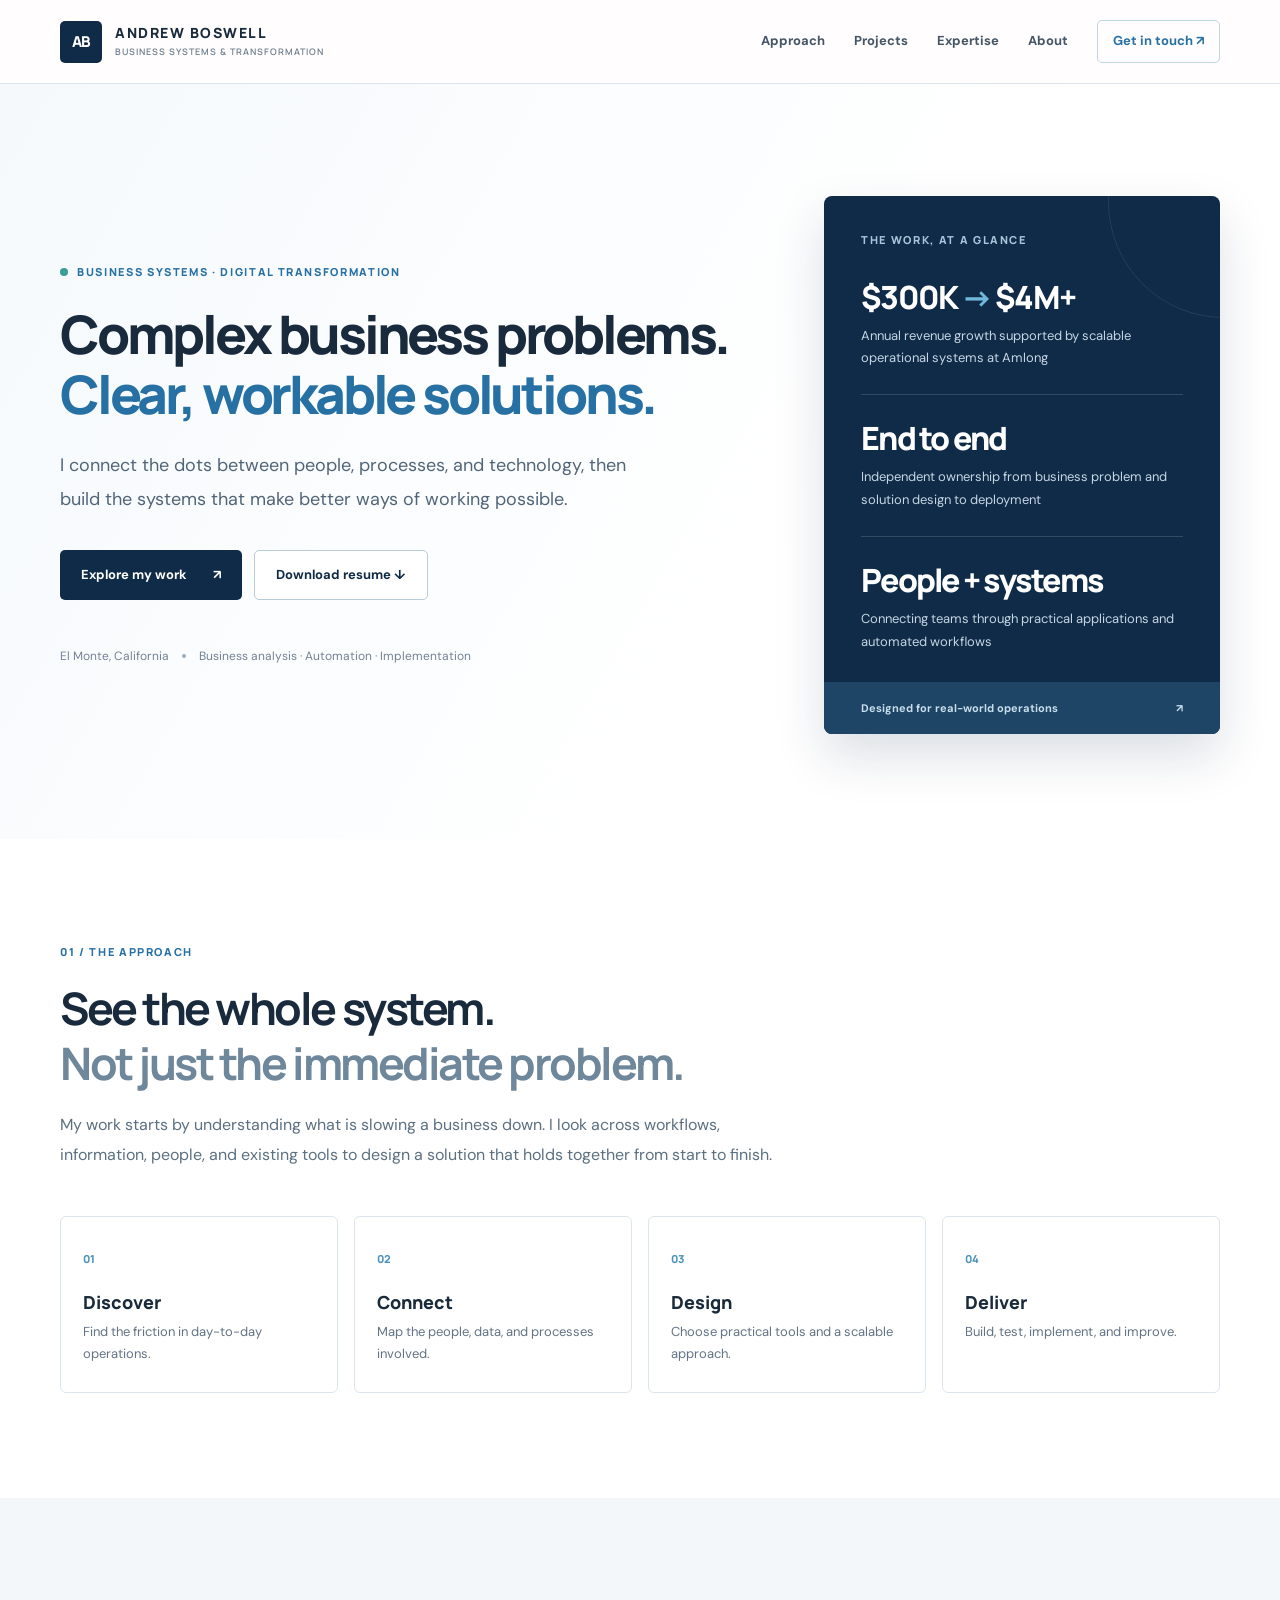
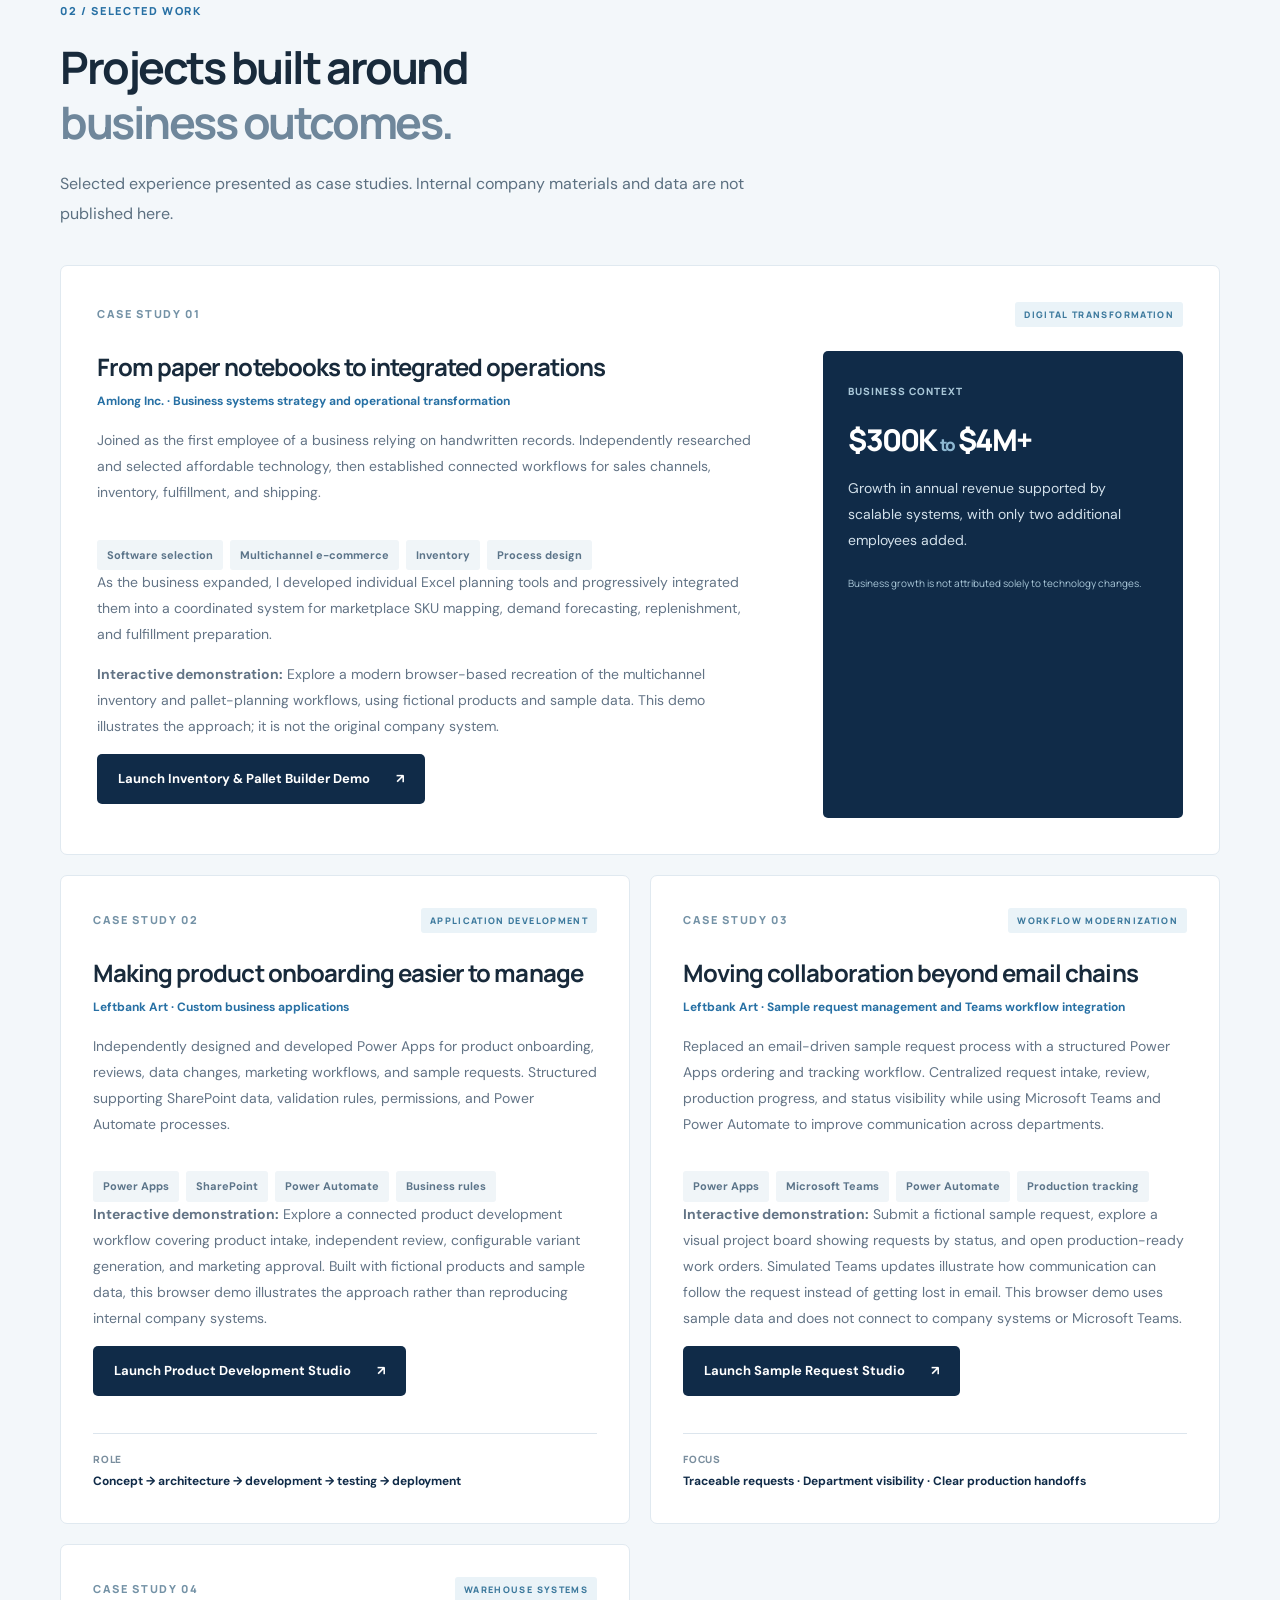
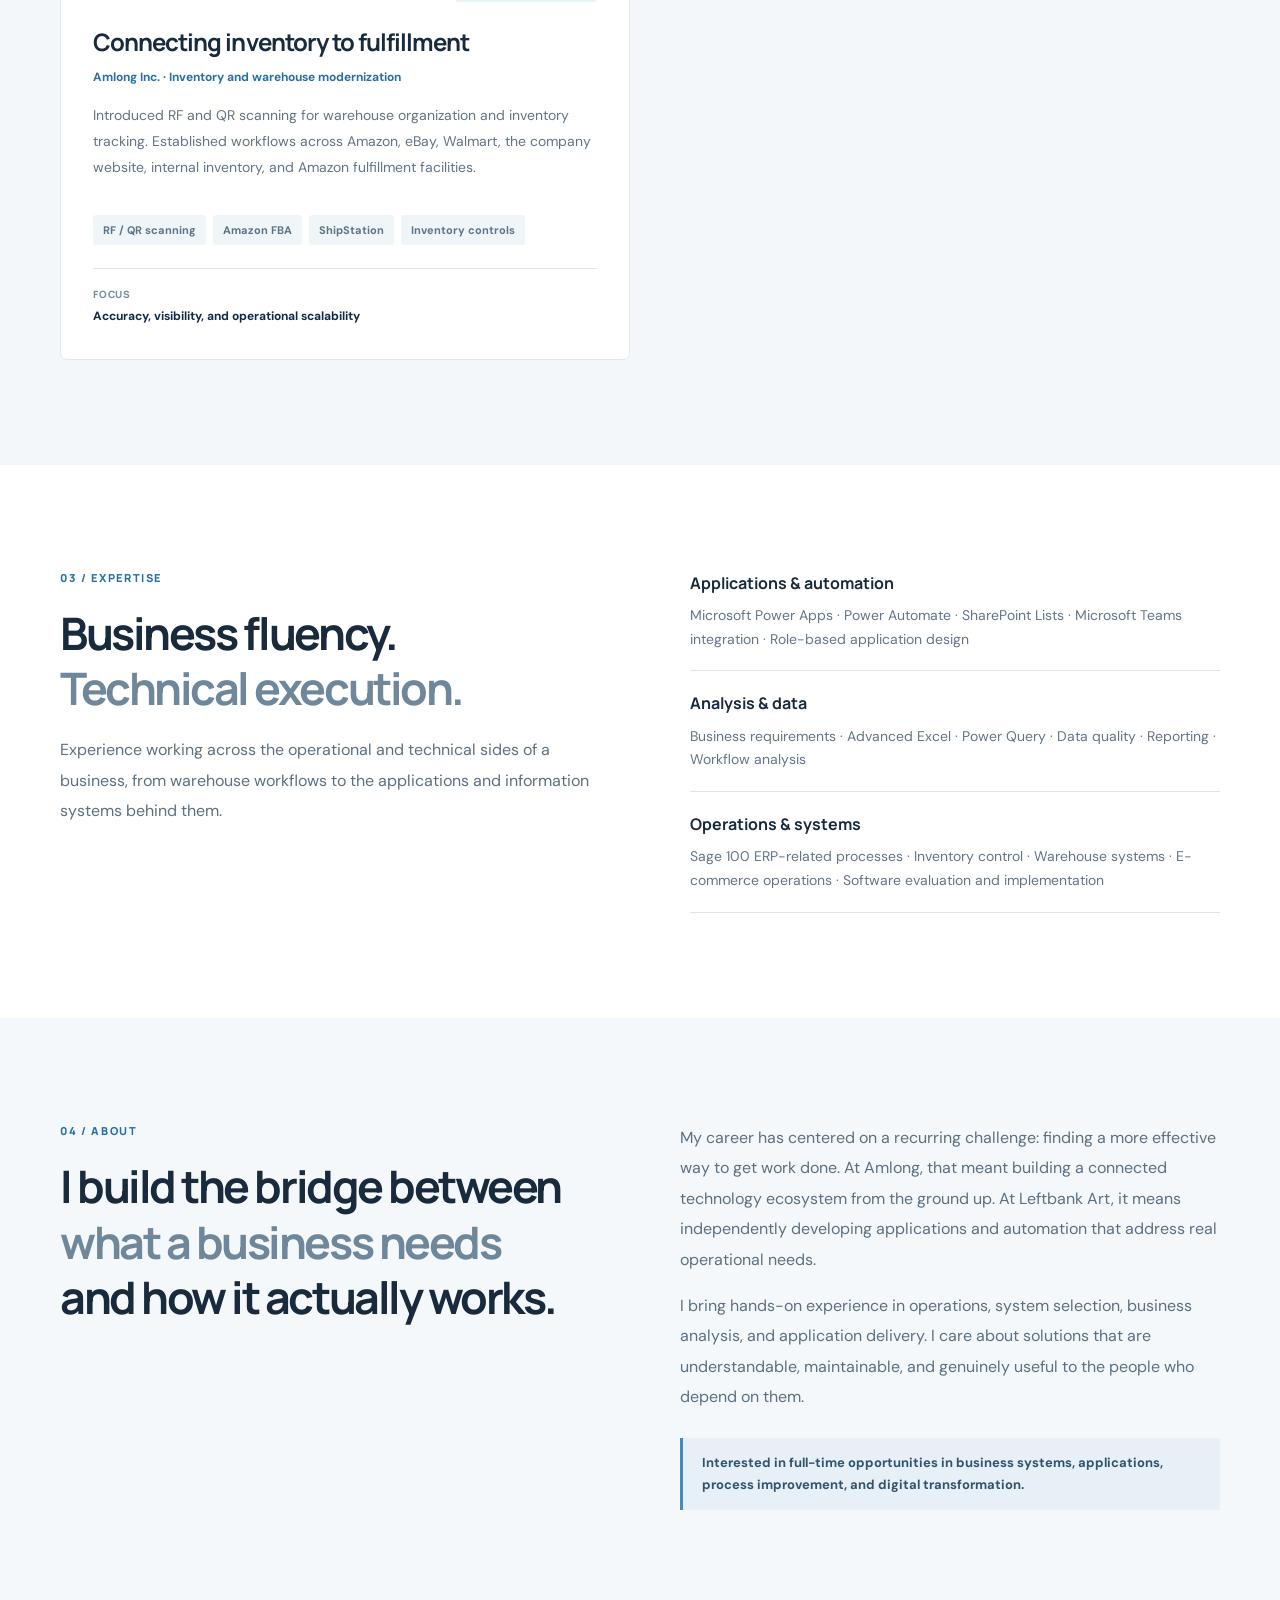
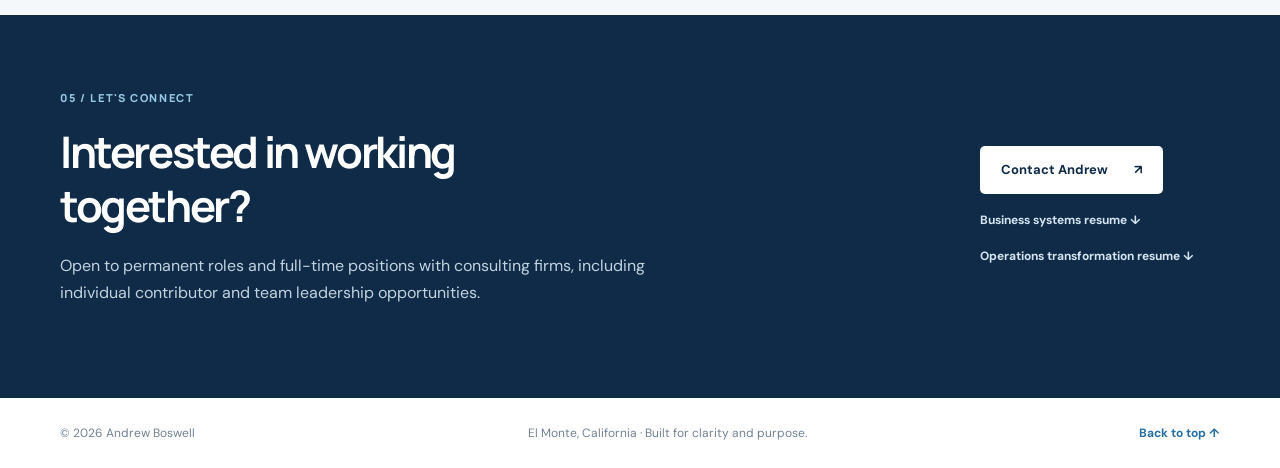
<file: index.html>
<!doctype html>
<html lang="en">
<head>
  <meta charset="utf-8"><meta name="viewport" content="width=device-width, initial-scale=1">
  <meta name="description" content="Andrew Boswell is a business systems and digital transformation professional specializing in practical automation, integrated operations, and Microsoft Power Platform solutions.">
  <meta name="theme-color" content="#102b48"><title>Andrew Boswell | Business Systems & Digital Transformation</title>
  <link rel="stylesheet" href="assets/styles.css">


<meta property="og:type" content="website">
<meta property="og:title" content="Andrew Boswell | Business Systems & Operations Transformation">
<meta property="og:description" content="Explore projects and case studies in business systems, product operations, workflow automation, and AI-assisted solutions.">
<meta property="og:url" content="https://andrewboswell.github.io/">
<meta property="og:image" content="https://andrewboswell.github.io/assets/0DD58471-484A-49C9-B5A6-238A3931A0EF.png">
<meta name="twitter:card" content="summary_large_image">
</head>
<body>
<a class="skip" href="#main">Skip to content</a>
<header class="site-header"><div class="shell header-inner"><a class="wordmark" href="#home" aria-label="Andrew Boswell home"><span class="mark">AB</span><span>ANDREW BOSWELL<small>BUSINESS SYSTEMS & TRANSFORMATION</small></span></a><button class="menu-toggle" type="button" aria-expanded="false" aria-controls="nav">Menu <span aria-hidden="true">☰</span></button><nav id="nav" aria-label="Main navigation"><a href="#approach">Approach</a><a href="#work">Projects</a><a href="#expertise">Expertise</a><a href="#about">About</a><a class="nav-contact" href="#contact">Get in touch <span aria-hidden="true">↗</span></a></nav></div></header>
<main id="main">
<section id="home" class="hero"><div class="shell hero-grid"><div><div class="eyebrow"><span class="status-dot"></span> BUSINESS SYSTEMS · DIGITAL TRANSFORMATION</div><h1>Complex business problems.<br><em>Clear, workable solutions.</em></h1><p class="hero-copy">I connect the dots between people, processes, and technology, then build the systems that make better ways of working possible.</p><div class="hero-actions"><a class="button primary" href="#work">Explore my work <span aria-hidden="true">↗</span></a><a class="button secondary" href="resumes/Andrew_Boswell_Systems_Automation_Resume.pdf" download>Download resume ↓</a></div><div class="hero-foot"><span>El Monte, California</span><span class="divider"></span><span>Business analysis · Automation · Implementation</span></div></div><aside class="hero-card" aria-label="Professional highlights"><div class="card-label">THE WORK, AT A GLANCE</div><div class="metric"><strong>$300K <span>→</span> $4M+</strong><p>Annual revenue growth supported by scalable operational systems at Amlong</p></div><div class="rule"></div><div class="metric"><strong>End to end</strong><p>Independent ownership from business problem and solution design to deployment</p></div><div class="rule"></div><div class="metric"><strong>People + systems</strong><p>Connecting teams through practical applications and automated workflows</p></div><div class="card-bottom">Designed for real-world operations <span aria-hidden="true">↗</span></div></aside></div></section>
<section id="approach" class="section approach"><div class="shell"><div class="section-heading"><span class="kicker">01 / THE APPROACH</span><h2>See the whole system.<br><span>Not just the immediate problem.</span></h2><p>My work starts by understanding what is slowing a business down. I look across workflows, information, people, and existing tools to design a solution that holds together from start to finish.</p></div><div class="steps" aria-label="Problem-solving process"><div><span>01</span><strong>Discover</strong><p>Find the friction in day-to-day operations.</p></div><div><span>02</span><strong>Connect</strong><p>Map the people, data, and processes involved.</p></div><div><span>03</span><strong>Design</strong><p>Choose practical tools and a scalable approach.</p></div><div><span>04</span><strong>Deliver</strong><p>Build, test, implement, and improve.</p></div></div></div></section>
<section id="work" class="section work"><div class="shell"><div class="section-heading compact"><span class="kicker">02 / SELECTED WORK</span><h2>Projects built around<br><span>business outcomes.</span></h2><p>Selected experience presented as case studies. Internal company materials and data are not published here.</p></div><div class="projects">
<article class="project featured"><div class="project-top"><span class="project-index">CASE STUDY 01</span><span class="project-tag">DIGITAL TRANSFORMATION</span></div><div class="project-body"><div><h3>From paper notebooks to integrated operations</h3><p class="project-lede">Amlong Inc. · Business systems strategy and operational transformation</p><p>Joined as the first employee of a business relying on handwritten records. Independently researched and selected affordable technology, then established connected workflows for sales channels, inventory, fulfillment, and shipping.</p><div class="tags"><span>Software selection</span><span>Multichannel e-commerce</span><span>Inventory</span><span>Process design</span></div><p>As the business expanded, I developed individual Excel planning tools and progressively integrated them into a coordinated system for marketplace SKU mapping, demand forecasting, replenishment, and fulfillment preparation.</p><p><strong>Interactive demonstration:</strong> Explore a modern browser-based recreation of the multichannel inventory and pallet-planning workflows, using fictional products and sample data. This demo illustrates the approach; it is not the original company system.</p><p><a class="button primary" href="inventory-demo/" target="_blank" rel="noopener noreferrer">Launch Inventory &amp; Pallet Builder Demo <span aria-hidden="true">↗</span></a></p></div><div class="outcome"><small>BUSINESS CONTEXT</small><strong>$300K <span>to</span> $4M+</strong><p>Growth in annual revenue supported by scalable systems, with only two additional employees added.</p><small class="fineprint">Business growth is not attributed solely to technology changes.</small></div></div></article>
<article class="project"><div class="project-top"><span class="project-index">CASE STUDY 02</span><span class="project-tag">APPLICATION DEVELOPMENT</span></div><h3>Making product onboarding easier to manage</h3><p class="project-lede">Leftbank Art · Custom business applications</p><p>Independently designed and developed Power Apps for product onboarding, reviews, data changes, marketing workflows, and sample requests. Structured supporting SharePoint data, validation rules, permissions, and Power Automate processes.</p><div class="tags"><span>Power Apps</span><span>SharePoint</span><span>Power Automate</span><span>Business rules</span></div><p><strong>Interactive demonstration:</strong> Explore a connected product development workflow covering product intake, independent review, configurable variant generation, and marketing approval. Built with fictional products and sample data, this browser demo illustrates the approach rather than reproducing internal company systems.</p><p><a class="button primary" href="product-suite-demo/" target="_blank" rel="noopener noreferrer">Launch Product Development Studio <span aria-hidden="true">↗</span></a></p><div class="project-result">ROLE <strong>Concept → architecture → development → testing → deployment</strong></div></article>
<article class="project"><div class="project-top"><span class="project-index">CASE STUDY 03</span><span class="project-tag">WORKFLOW MODERNIZATION</span></div><h3>Moving collaboration beyond email chains</h3><p class="project-lede">Leftbank Art · Sample request management and Teams workflow integration</p><p>Replaced an email-driven sample request process with a structured Power Apps ordering and tracking workflow. Centralized request intake, review, production progress, and status visibility while using Microsoft Teams and Power Automate to improve communication across departments.</p><div class="tags"><span>Power Apps</span><span>Microsoft Teams</span><span>Power Automate</span><span>Production tracking</span></div><p><strong>Interactive demonstration:</strong> Submit a fictional sample request, explore a visual project board showing requests by status, and open production-ready work orders. Simulated Teams updates illustrate how communication can follow the request instead of getting lost in email. This browser demo uses sample data and does not connect to company systems or Microsoft Teams.</p><p><a class="button primary" href="sample-request-demo/" target="_blank" rel="noopener noreferrer">Launch Sample Request Studio <span aria-hidden="true">↗</span></a></p><div class="project-result">FOCUS <strong>Traceable requests · Department visibility · Clear production handoffs</strong></div></article>
<article class="project"><div class="project-top"><span class="project-index">CASE STUDY 04</span><span class="project-tag">WAREHOUSE SYSTEMS</span></div><h3>Connecting inventory to fulfillment</h3><p class="project-lede">Amlong Inc. · Inventory and warehouse modernization</p><p>Introduced RF and QR scanning for warehouse organization and inventory tracking. Established workflows across Amazon, eBay, Walmart, the company website, internal inventory, and Amazon fulfillment facilities.</p><div class="tags"><span>RF / QR scanning</span><span>Amazon FBA</span><span>ShipStation</span><span>Inventory controls</span></div><div class="project-result">FOCUS <strong>Accuracy, visibility, and operational scalability</strong></div></article>
</div></div></section>
<section id="expertise" class="section expertise"><div class="shell expertise-grid"><div><span class="kicker">03 / EXPERTISE</span><h2>Business fluency.<br><span>Technical execution.</span></h2><p>Experience working across the operational and technical sides of a business, from warehouse workflows to the applications and information systems behind them.</p></div><div class="skill-groups"><div><h3>Applications & automation</h3><p>Microsoft Power Apps · Power Automate · SharePoint Lists · Microsoft Teams integration · Role-based application design</p></div><div><h3>Analysis & data</h3><p>Business requirements · Advanced Excel · Power Query · Data quality · Reporting · Workflow analysis</p></div><div><h3>Operations & systems</h3><p>Sage 100 ERP-related processes · Inventory control · Warehouse systems · E-commerce operations · Software evaluation and implementation</p></div></div></div></section>
<section id="about" class="section about"><div class="shell about-grid"><div><span class="kicker">04 / ABOUT</span><h2>I build the bridge between<br><span>what a business needs</span><br>and how it actually works.</h2></div><div><p>My career has centered on a recurring challenge: finding a more effective way to get work done. At Amlong, that meant building a connected technology ecosystem from the ground up. At Leftbank Art, it means independently developing applications and automation that address real operational needs.</p><p>I bring hands-on experience in operations, system selection, business analysis, and application delivery. I care about solutions that are understandable, maintainable, and genuinely useful to the people who depend on them.</p><div class="about-note">Interested in full-time opportunities in business systems, applications, process improvement, and digital transformation.</div></div></div></section>
<section id="contact" class="contact"><div class="shell contact-inner"><div><span class="kicker light">05 / LET'S CONNECT</span><h2>Interested in working<br>together?</h2><p>Open to permanent roles and full-time positions with consulting firms, including individual contributor and team leadership opportunities.</p></div><div class="contact-actions"><a class="button white" href="https://docs.google.com/forms/d/e/1FAIpQLSenA6qIRtO9xry71EmJA6jZyqe8kqA56TevQR6aJ2Om1M4k1w/viewform" target="_blank" rel="noopener noreferrer">Contact Andrew <span aria-hidden="true">↗</span></a><a class="text-link" href="resumes/Andrew_Boswell_Systems_Automation_Resume.pdf" download>Business systems resume ↓</a><a class="text-link" href="resumes/Andrew_Boswell_Operations_Transformation_Resume.pdf" download>Operations transformation resume ↓</a></div></div></section>
</main><footer><div class="shell footer-inner"><span>© <span id="year"></span> Andrew Boswell</span><span>El Monte, California · Built for clarity and purpose.</span><a href="#home">Back to top ↑</a></div></footer>
<script src="assets/main.js" defer></script>
</body></html>
</file>
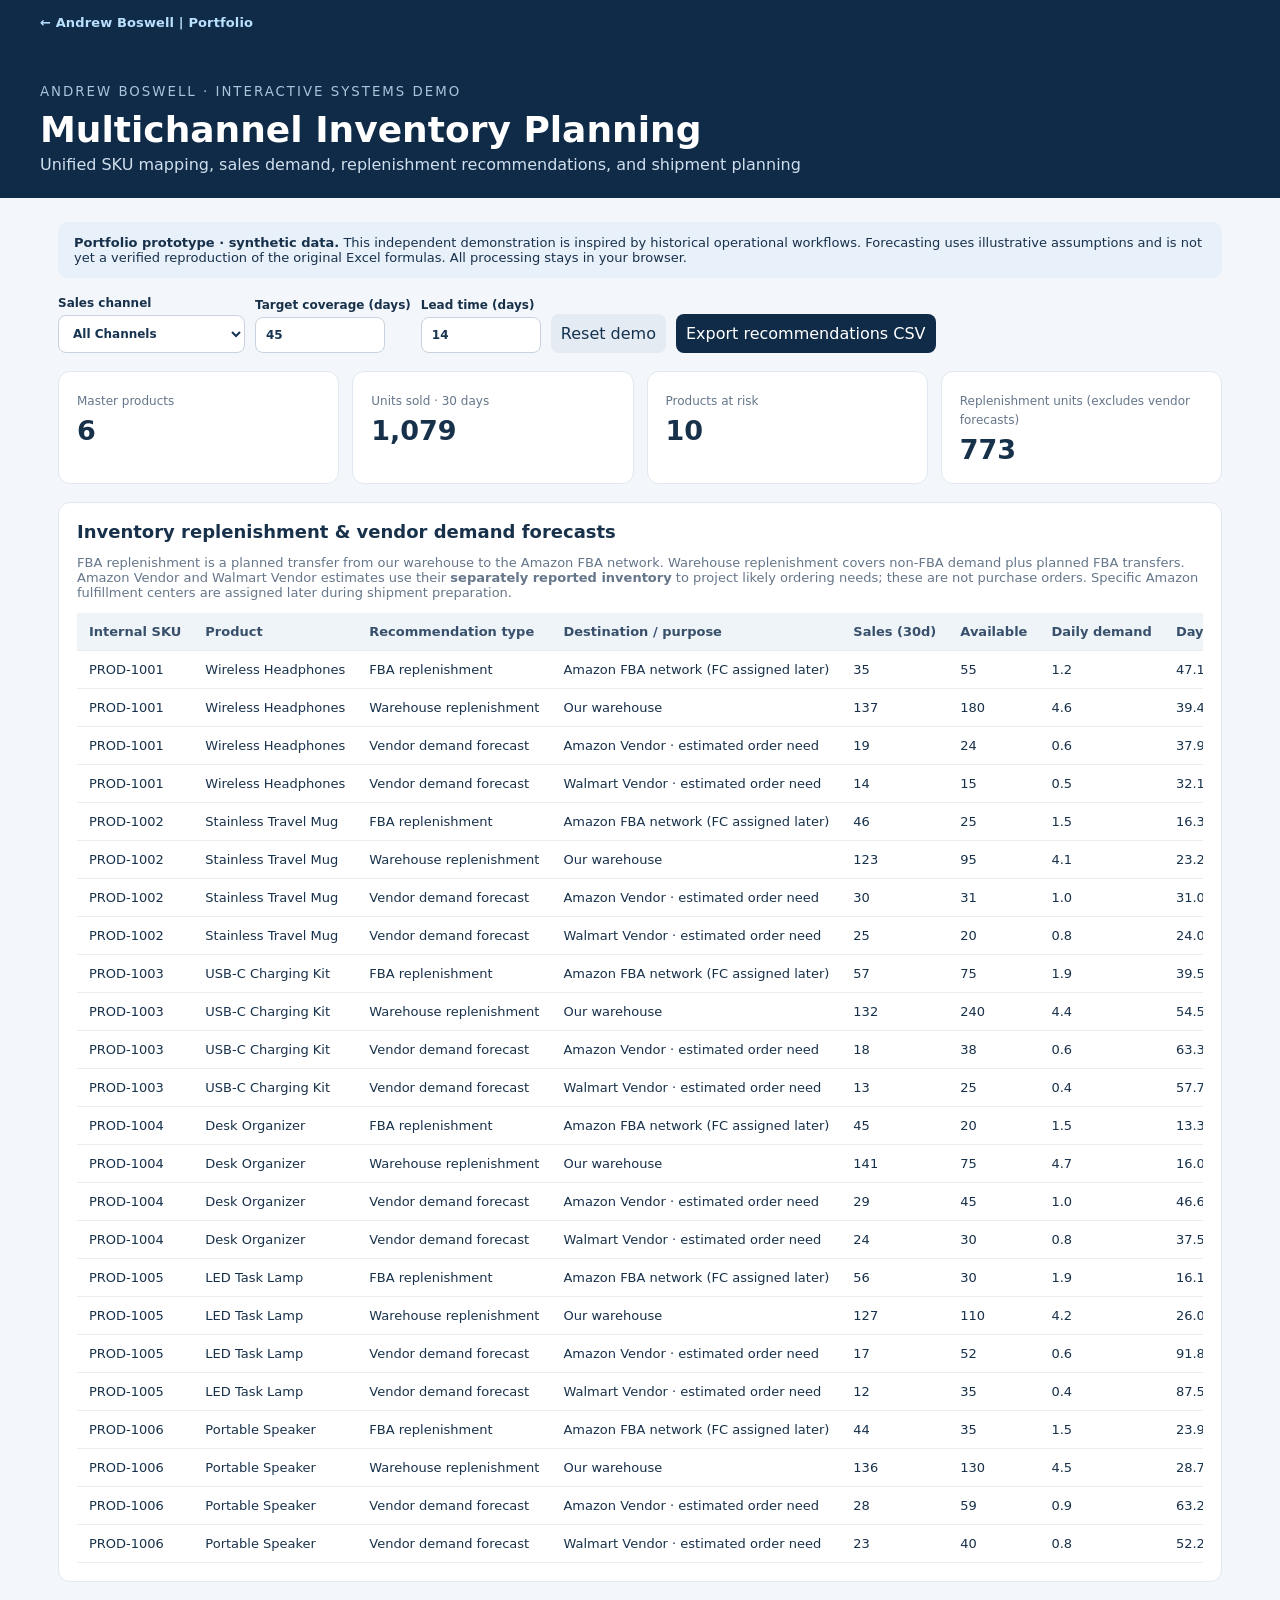
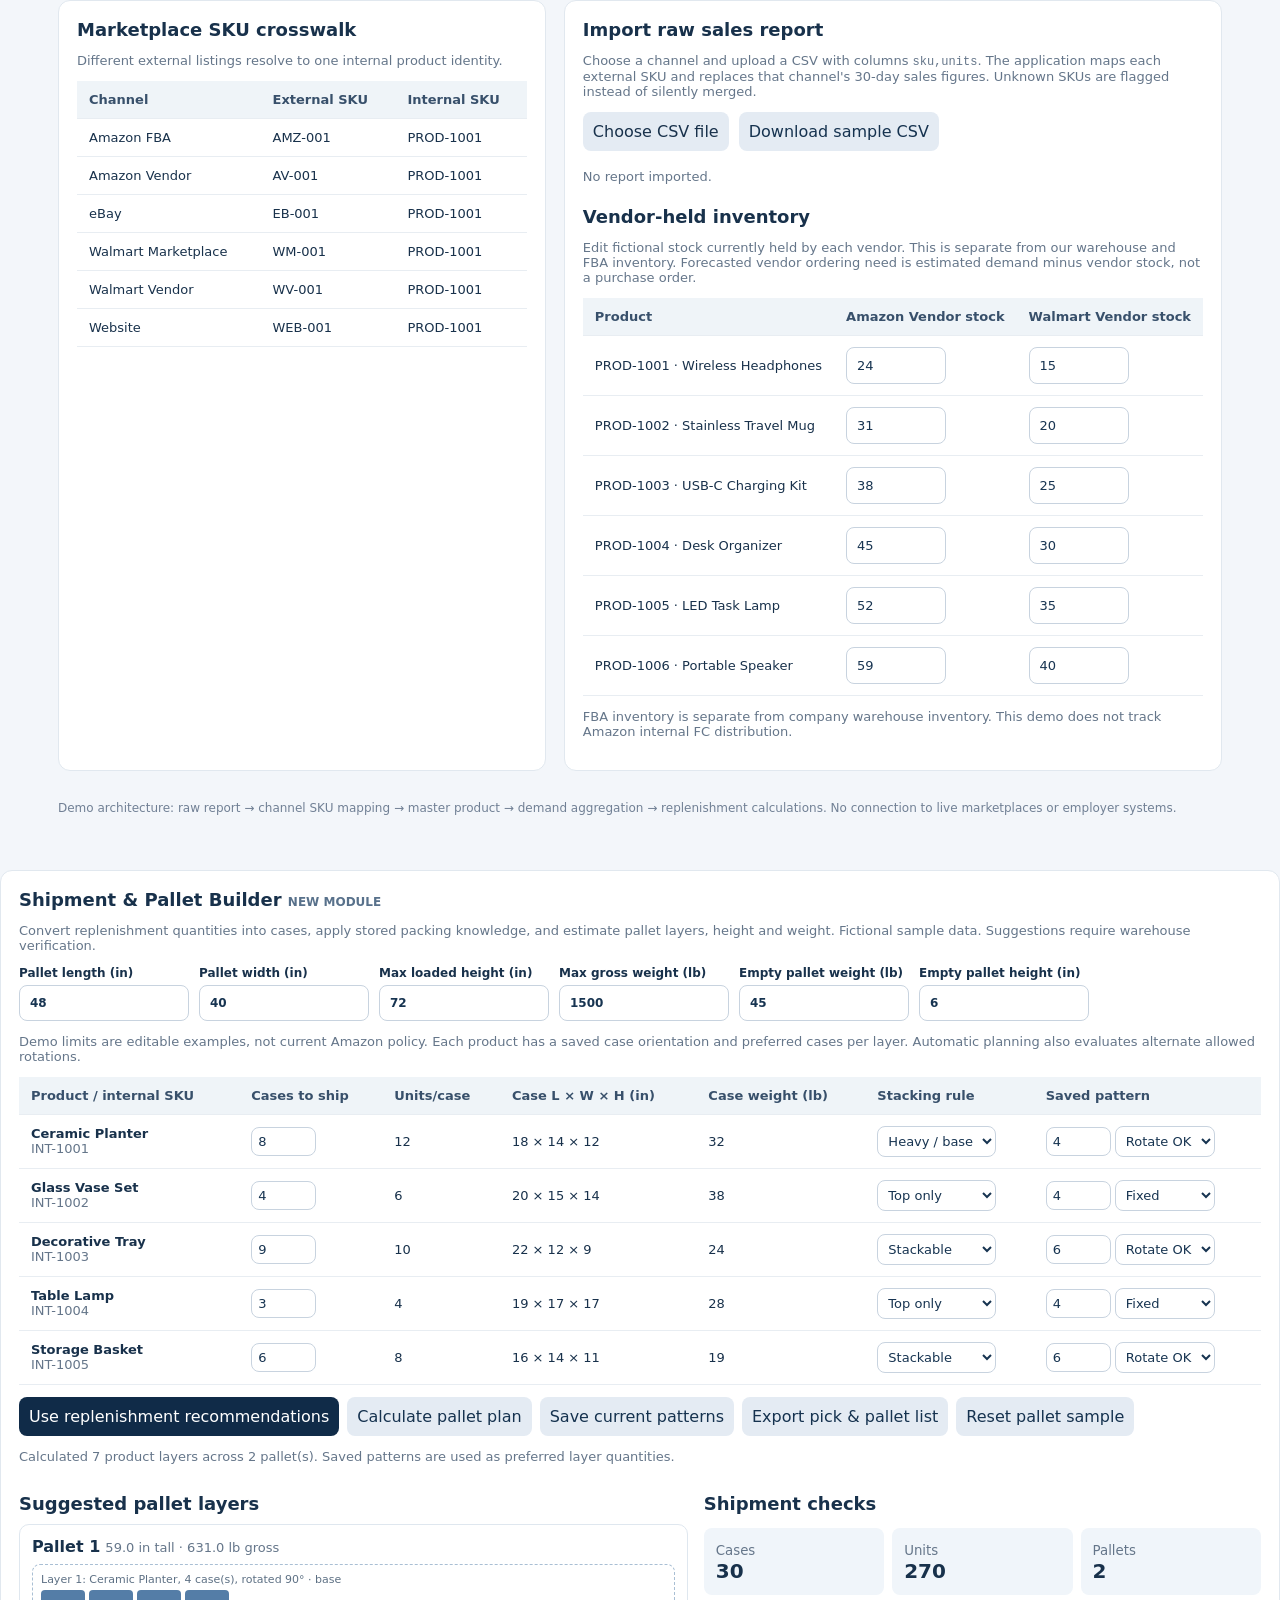
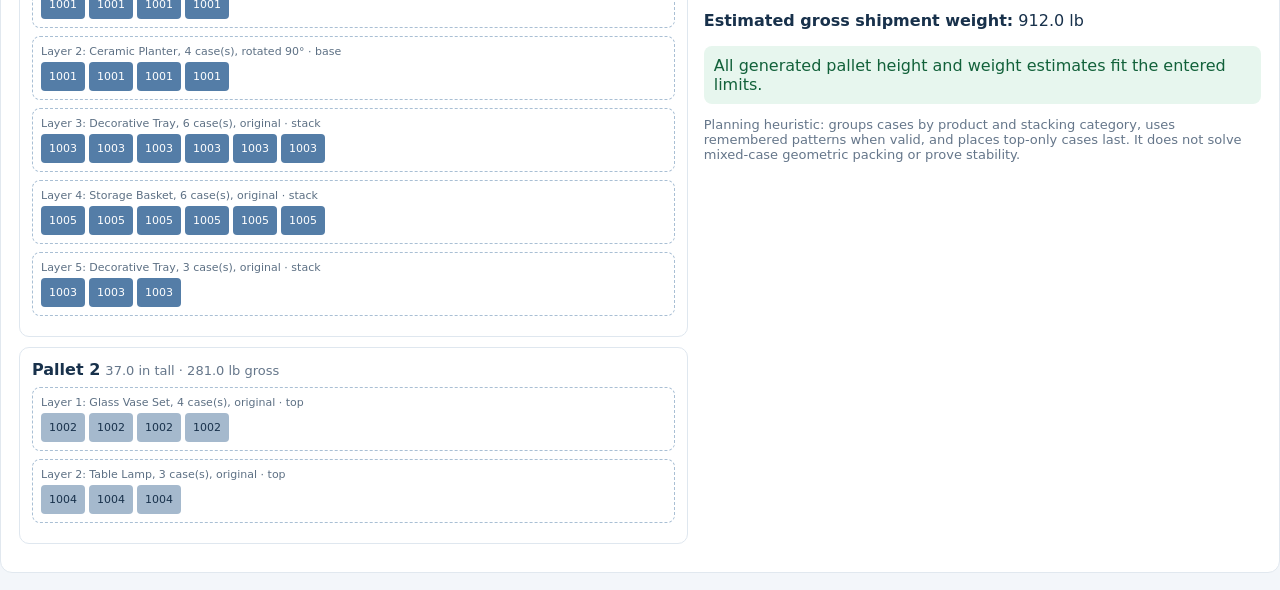
<file: inventory-demo/index.html>
<!doctype html><html lang="en"><head><meta charset="utf-8"><meta name="viewport" content="width=device-width,initial-scale=1"><title>Multichannel Inventory Planning | Portfolio Prototype</title><style>:root{font-family:Inter,system-ui,Arial,sans-serif;color:#18314b;background:#f3f6fa}*{box-sizing:border-box}body{margin:0}header{background:#102b48;color:white;padding:24px max(20px,calc((100vw - 1200px)/2))}header small{letter-spacing:.15em;color:#a9c5db}h1{margin:9px 0 5px;font-size:clamp(23px,3vw,36px)}header p{margin:0;color:#d0dfed}main{max-width:1200px;margin:auto;padding:24px 18px 55px}.notice{background:#e8f0fa;padding:13px 16px;border-radius:10px;font-size:13px;margin-bottom:18px}.toolbar{display:flex;flex-wrap:wrap;gap:10px;align-items:end;margin-bottom:18px}.field{display:flex;flex-direction:column;gap:5px;font-size:12px;font-weight:700}select,input,button{font:inherit;border:1px solid #c8d3df;border-radius:8px;padding:10px;background:white;color:#173451}button{background:#102b48;color:white;border:0;cursor:pointer}button.secondary{background:#e4ebf3;color:#15324f}button:hover{filter:brightness(1.12)}.cards{display:grid;grid-template-columns:repeat(4,1fr);gap:13px;margin-bottom:18px}.card,.panel{background:white;border:1px solid #e1e8ef;border-radius:12px;padding:18px}.card span{font-size:12px;color:#64768a}.card strong{display:block;font-size:27px;margin-top:6px}.panel{margin-bottom:18px}h2{font-size:18px;margin:0 0 8px}.muted{color:#65768a;font-size:13px}.scroll{overflow-x:auto}table{border-collapse:collapse;width:100%;font-size:13px;white-space:nowrap}th{text-align:left;background:#eff4f8;color:#38506b}th,td{padding:11px 12px;border-bottom:1px solid #e8edf2}tr:hover td{background:#fafcfe}.risk{color:#a13a28;font-weight:700}.ok{color:#19735a;font-weight:700}.warning{color:#99610b;font-weight:700}.grid{display:grid;grid-template-columns:1fr 1fr;gap:18px}.mapping{max-height:270px;overflow:auto}code{font-size:12px}label.file{display:inline-block;background:#e4ebf3;padding:10px;border-radius:8px;cursor:pointer}#file{display:none}.footer{font-size:12px;color:#718095;margin-top:12px}@media(max-width:760px){.cards{grid-template-columns:repeat(2,1fr)}.grid{grid-template-columns:1fr}}</style><style>
.pallet-grid{display:grid;grid-template-columns:1.2fr 1fr;gap:16px}.pallet-controls{display:flex;gap:10px;flex-wrap:wrap;align-items:end}.pallet-controls label{display:grid;gap:5px;font-size:12px;font-weight:700}.pallet-controls input,.pallet-controls select{max-width:170px}.pallet-results{display:grid;grid-template-columns:repeat(3,1fr);gap:8px;margin:14px 0}.pallet-results div{background:#f0f5fa;padding:12px;border-radius:8px}.pallet-results strong{display:block;font-size:20px}.pallet-results small{color:#65768a}.pallet-table input{width:65px;padding:6px}.pallet-table select{padding:6px;max-width:140px}.pallet-warning{background:#fff3dc;color:#744b10;padding:10px;border-radius:8px;margin-top:12px}.pallet-ok{background:#e7f6ee;color:#12613a;padding:10px;border-radius:8px;margin-top:12px}.pallet-layer{display:flex;flex-wrap:wrap;gap:4px;margin:8px 0;padding:8px;border:1px dashed #a9bfd4;border-radius:8px}.pallet-box{background:#547da7;color:white;border-radius:4px;padding:8px 5px;text-align:center;min-width:44px;font-size:11px}.pallet-box.top{background:#a5b9cd;color:#18314b}.pallet-actions{display:flex;flex-wrap:wrap;gap:8px;margin-top:12px}@media(max-width:800px){.pallet-grid{grid-template-columns:1fr}.pallet-results{grid-template-columns:repeat(3,1fr)}.pallet-controls input,.pallet-controls select{max-width:130px}}
</style><style>.portfolio-return-link{display:inline-block;margin:0 0 12px;color:#b9e1ff!important;font:600 13px/1.5 system-ui,Arial,sans-serif;text-decoration:none;letter-spacing:.01em}.portfolio-return-link:hover,.portfolio-return-link:focus{text-decoration:underline}.portfolio-return-bar{background:#102b48;padding:12px max(20px,calc((100vw - 1200px)/2))}</style></head><body><div class="portfolio-return-bar"><a class="portfolio-return-link" href="https://andrewboswell.github.io/">← Andrew Boswell | Portfolio</a></div><header><small>ANDREW BOSWELL · INTERACTIVE SYSTEMS DEMO</small><h1>Multichannel Inventory Planning</h1><p>Unified SKU mapping, sales demand, replenishment recommendations, and shipment planning</p></header><main><div class="notice"><b>Portfolio prototype · synthetic data.</b> This independent demonstration is inspired by historical operational workflows. Forecasting uses illustrative assumptions and is not yet a verified reproduction of the original Excel formulas. All processing stays in your browser.</div><div class="toolbar"><div class="field">Sales channel<select id="channel"><option>All Channels</option><option>Amazon FBA</option><option>Amazon Vendor</option><option>eBay</option><option>Walmart Marketplace</option><option>Walmart Vendor</option><option>Website</option></select></div><div class="field">Target coverage (days)<input id="coverage" type="number" min="1" max="365" value="45" style="width:130px"></div><div class="field">Lead time (days)<input id="lead" type="number" min="0" max="365" value="14" style="width:120px"></div><button id="reset" class="secondary">Reset demo</button><button id="export">Export recommendations CSV</button></div><div class="cards"><div class="card"><span>Master products</span><strong id="products">0</strong></div><div class="card"><span>Units sold · 30 days</span><strong id="sales">0</strong></div><div class="card"><span>Products at risk</span><strong id="risk">0</strong></div><div class="card"><span>Replenishment units (excludes vendor forecasts)</span><strong id="replenish">0</strong></div></div><section class="panel"><h2>Inventory replenishment & vendor demand forecasts</h2><p class="muted">FBA replenishment is a planned transfer from our warehouse to the Amazon FBA network. Warehouse replenishment covers non-FBA demand plus planned FBA transfers. Amazon Vendor and Walmart Vendor estimates use their <b>separately reported inventory</b> to project likely ordering needs; these are not purchase orders. Specific Amazon fulfillment centers are assigned later during shipment preparation.</p><div class="scroll"><table><thead><tr><th>Internal SKU</th><th>Product</th><th>Recommendation type</th><th>Destination / purpose</th><th>Sales (30d)</th><th>Available</th><th>Daily demand</th><th>Days cover</th><th>Replenishment / estimated order need</th><th>Ship by</th><th>Status</th></tr></thead><tbody id="rows"></tbody></table></div></section><div class="grid"><section class="panel"><h2>Marketplace SKU crosswalk</h2><p class="muted">Different external listings resolve to one internal product identity.</p><div class="scroll mapping"><table><thead><tr><th>Channel</th><th>External SKU</th><th>Internal SKU</th></tr></thead><tbody id="mapping"></tbody></table></div></section><section class="panel"><h2>Import raw sales report</h2><p class="muted">Choose a channel and upload a CSV with columns <code>sku,units</code>. The application maps each external SKU and replaces that channel's 30-day sales figures. Unknown SKUs are flagged instead of silently merged.</p><div class="toolbar"><label class="file" for="file">Choose CSV file</label><input type="file" id="file" accept=".csv,text/csv"><button class="secondary" id="sample">Download sample CSV</button></div><p id="message" class="muted">No report imported.</p><h2 style="margin-top:22px">Vendor-held inventory</h2><p class="muted">Edit fictional stock currently held by each vendor. This is separate from our warehouse and FBA inventory. Forecasted vendor ordering need is estimated demand minus vendor stock, not a purchase order.</p><div class="scroll"><table><thead><tr><th>Product</th><th>Amazon Vendor stock</th><th>Walmart Vendor stock</th></tr></thead><tbody id="vendor-stock"></tbody></table></div><p class="muted">FBA inventory is separate from company warehouse inventory. This demo does not track Amazon internal FC distribution.</p></section></div><div class="footer">Demo architecture: raw report → channel SKU mapping → master product → demand aggregation → replenishment calculations. No connection to live marketplaces or employer systems.</div></main><section class="panel" id="pallet-module"><h2>Shipment & Pallet Builder <span style="font-size:12px;color:#58718b">NEW MODULE</span></h2><p class="muted">Convert replenishment quantities into cases, apply stored packing knowledge, and estimate pallet layers, height and weight. Fictional sample data. Suggestions require warehouse verification.</p><div class="pallet-controls"><label>Pallet length (in)<input id="pl" type="number" value="48" min="1"></label><label>Pallet width (in)<input id="pw" type="number" value="40" min="1"></label><label>Max loaded height (in)<input id="ph" type="number" value="72" min="1"></label><label>Max gross weight (lb)<input id="pmax" type="number" value="1500" min="1"></label><label>Empty pallet weight (lb)<input id="ptare" type="number" value="45" min="0"></label><label>Empty pallet height (in)<input id="pbase" type="number" value="6" min="0"></label></div><p class="muted">Demo limits are editable examples, not current Amazon policy. Each product has a saved case orientation and preferred cases per layer. Automatic planning also evaluates alternate allowed rotations.</p><div class="scroll"><table class="pallet-table"><thead><tr><th>Product / internal SKU</th><th>Cases to ship</th><th>Units/case</th><th>Case L × W × H (in)</th><th>Case weight (lb)</th><th>Stacking rule</th><th>Saved pattern</th></tr></thead><tbody id="pallet-items"></tbody></table></div><div class="pallet-actions"><button id="pallet-from-replenish">Use replenishment recommendations</button><button class="secondary" id="pallet-plan">Calculate pallet plan</button><button class="secondary" id="pallet-save">Save current patterns</button><button class="secondary" id="pallet-export">Export pick & pallet list</button><button class="secondary" id="pallet-reset">Reset pallet sample</button></div><p id="pallet-message" class="muted" aria-live="polite"></p><div class="pallet-grid"><div><h2 style="margin-top:16px">Suggested pallet layers</h2><div id="pallet-layers"></div></div><div><h2 style="margin-top:16px">Shipment checks</h2><div id="pallet-summary"></div><div id="pallet-check"></div><p class="muted">Planning heuristic: groups cases by product and stacking category, uses remembered patterns when valid, and places top-only cases last. It does not solve mixed-case geometric packing or prove stability.</p></div></div></section><script>
const channels=['Amazon FBA','Amazon Vendor','eBay','Walmart Marketplace','Walmart Vendor','Website'];const master=[['PROD-1001','Wireless Headphones',180,55],['PROD-1002','Stainless Travel Mug',95,25],['PROD-1003','USB-C Charging Kit',240,75],['PROD-1004','Desk Organizer',75,20],['PROD-1005','LED Task Lamp',110,30],['PROD-1006','Portable Speaker',130,35]];const prefixes=['AMZ','AV','EB','WM','WV','WEB'];let mapping=[],sales={},vendorStock={};function init(){mapping=[];sales={};vendorStock={};master.forEach((p,i)=>{vendorStock['Amazon Vendor|'+p[0]]=24+i*7;vendorStock['Walmart Vendor|'+p[0]]=15+i*5;});master.forEach((p,i)=>channels.forEach((c,j)=>{let sku=prefixes[j]+'-'+String(i+1).padStart(3,'0');mapping.push({channel:c,sku,internal:p[0]});sales[c+'|'+sku]=[35,12,19,24,9,14][j]+((i*11+j*7)%23)}));render()};function num(id){return Math.max(0,Number(document.getElementById(id).value)||0)}function calc(){
 const chosen=document.getElementById('channel').value,coverage=num('coverage'),lead=num('lead');
 const output=[];
 const channelSales=(sku,c)=>mapping.filter(m=>m.internal===sku&&m.channel===c).reduce((sum,m)=>sum+(sales[m.channel+'|'+m.sku]||0),0);
 const build=(p,type,destination,sold,avail,qtyOverride=null)=>{
  const daily=sold/30,days=daily?avail/daily:Infinity;
  const qty=qtyOverride===null?Math.max(0,Math.ceil(daily*coverage-avail)):qtyOverride;
  const date=new Date();date.setDate(date.getDate()+Math.max(0,Math.floor(days-lead)));
  const status=type==='Vendor demand forecast'?'Estimated vendor order · not a PO':days<lead?'Urgent':qty>0?'Replenish':'Healthy';
  return {sku:p[0],name:p[1],type,destination,sold,avail,daily,days,qty,date:daily&&type!=='Vendor demand forecast'?date.toISOString().slice(0,10):'—',status};
 };
 master.forEach(p=>{
  const fbaSold=channelSales(p[0],'Amazon FBA');
  const fba=build(p,'FBA replenishment','Amazon FBA network (FC assigned later)',fbaSold,p[3]);
  const nonFbaSold=channels.filter(c=>c!=='Amazon FBA').reduce((sum,c)=>sum+channelSales(p[0],c),0);
  // Warehouse planning includes non-FBA forecast plus the FBA transfer, counted once.
  const warehouse=build(p,'Warehouse replenishment','Our warehouse',nonFbaSold,p[2],Math.max(0,Math.ceil(nonFbaSold/30*coverage+fba.qty-p[2])));
  if(chosen==='All Channels'||chosen==='Amazon FBA')output.push(fba);
  if(chosen==='All Channels'||(chosen!=='Amazon FBA'&&chosen!=='Amazon Vendor'&&chosen!=='Walmart Vendor'))output.push(warehouse);
  for(const c of ['Amazon Vendor','Walmart Vendor'])if(chosen==='All Channels'||chosen===c){
    const v=channelSales(p[0],c),stock=vendorStock[c+'|'+p[0]]||0;
    output.push(build(p,'Vendor demand forecast',c+' · estimated order need',v,stock,Math.max(0,Math.ceil(v/30*coverage-stock))));
  }
 });
 return output;
}
function render(){
 let r=calc();document.getElementById('products').textContent=master.length;
 const selected=document.getElementById('channel').value;
 const applicable=channels.filter(c=>selected==='All Channels'||selected===c);
 document.getElementById('sales').textContent=mapping.filter(m=>applicable.includes(m.channel)).reduce((a,m)=>a+(sales[m.channel+'|'+m.sku]||0),0).toLocaleString();
 document.getElementById('risk').textContent=r.filter(x=>x.type!=='Vendor demand forecast'&&x.status!=='Healthy').length;
 document.getElementById('replenish').textContent=r.filter(x=>x.type!=='Vendor demand forecast').reduce((a,x)=>a+x.qty,0).toLocaleString();
 document.getElementById('rows').innerHTML=r.map(x=>`<tr><td>${x.sku}</td><td>${x.name}</td><td>${x.type}</td><td>${x.destination}</td><td>${x.sold}</td><td>${x.avail}</td><td>${x.daily.toFixed(1)}</td><td>${Number.isFinite(x.days)?x.days.toFixed(1):'—'}</td><td><b>${x.qty}</b></td><td>${x.date}</td><td class="${x.status==='Urgent'?'risk':x.status==='Healthy'?'ok':'warning'}">${x.status}</td></tr>`).join('');
 document.getElementById('vendor-stock').innerHTML=master.map(p=>`<tr><td>${p[0]} · ${p[1]}</td>${['Amazon Vendor','Walmart Vendor'].map(c=>`<td><input type="number" min="0" step="1" style="width:100px" data-vendor="${c}" data-sku="${p[0]}" value="${vendorStock[c+'|'+p[0]]}" aria-label="${c} stock for ${p[0]}"></td>`).join('')}</tr>`).join('');
 let ch=document.getElementById('channel').value;
 document.getElementById('mapping').innerHTML=mapping.filter(m=>ch==='All Channels'||m.channel===ch).map(m=>`<tr><td>${m.channel}</td><td>${m.sku}</td><td>${m.internal}</td></tr>`).join('');
};document.getElementById('vendor-stock').addEventListener('change',e=>{const t=e.target;if(!t.matches('[data-vendor]'))return;const v=Number(t.value);if(!Number.isInteger(v)||v<0){t.value=vendorStock[t.dataset.vendor+'|'+t.dataset.sku];return;}vendorStock[t.dataset.vendor+'|'+t.dataset.sku]=v;render();});['channel','coverage','lead'].forEach(id=>document.getElementById(id).addEventListener('change',render));document.getElementById('reset').onclick=()=>{document.getElementById('channel').value='All Channels';document.getElementById('coverage').value=45;document.getElementById('lead').value=14;document.getElementById('message').textContent='Demo reset.';init()};function download(name,data){let a=document.createElement('a');a.href=URL.createObjectURL(new Blob([data],{type:'text/csv'}));a.download=name;a.click();setTimeout(()=>URL.revokeObjectURL(a.href),1000)}document.getElementById('export').onclick=()=>download('replenishment_and_vendor_forecasts.csv','internal_sku,product,recommendation_type,destination_or_purpose,sales_30d,available_at_destination,daily_demand,days_cover,units,ship_by,status\n'+calc().map(x=>[x.sku,x.name,x.type,x.destination,x.sold,x.avail,x.daily.toFixed(2),Number.isFinite(x.days)?x.days.toFixed(1):'',x.qty,x.date,x.status].map(v=>'"'+String(v).replaceAll('"','""')+'"').join(',')).join('\n'));document.getElementById('sample').onclick=()=>{let c=document.getElementById('channel').value;if(c==='All Channels')c='Amazon FBA';download('sample_'+c.toLowerCase().replaceAll(' ','_')+'.csv','sku,units\n'+mapping.filter(m=>m.channel===c).map((m,i)=>m.sku+','+(25+i*10)).join('\n'))};document.getElementById('file').onchange=async e=>{let f=e.target.files[0];if(!f)return;let c=document.getElementById('channel').value,msg=document.getElementById('message');if(c==='All Channels'){msg.textContent='Select a specific sales channel before importing.';return}let lines=(await f.text()).replace(/^\uFEFF/,'').trim().split(/\r?\n/),head=lines.shift().split(',').map(s=>s.trim().toLowerCase()),si=head.indexOf('sku'),ui=head.indexOf('units');if(si<0||ui<0){msg.textContent='Expected CSV headers: sku,units';return}let next={},unknown=[],bad=0;for(let line of lines){let a=line.split(',').map(s=>s.trim()),sku=a[si],n=Number(a[ui]);if(!Number.isFinite(n)||n<0){bad++;continue}if(!mapping.some(m=>m.channel===c&&m.sku===sku)){unknown.push(sku);continue}next[c+'|'+sku]=(next[c+'|'+sku]||0)+n}mapping.filter(m=>m.channel===c).forEach(m=>sales[c+'|'+m.sku]=next[c+'|'+m.sku]||0);msg.textContent='Imported '+Object.keys(next).length+' mapped SKUs. '+unknown.length+' unmapped: '+(unknown.slice(0,6).join(', ')||'none')+'. Invalid rows: '+bad+'.';render()};init();

// Synthetic, portfolio-safe pallet planning data. Do not use for physical shipping decisions.
const palletSeed=[
 {sku:'INT-1001',name:'Ceramic Planter',units:12,l:18,w:14,h:12,weight:32,rule:'base',rotation:'either',saved:4,cases:8},
 {sku:'INT-1002',name:'Glass Vase Set',units:6,l:20,w:15,h:14,weight:38,rule:'top',rotation:'flat',saved:4,cases:4},
 {sku:'INT-1003',name:'Decorative Tray',units:10,l:22,w:12,h:9,weight:24,rule:'stack',rotation:'either',saved:6,cases:9},
 {sku:'INT-1004',name:'Table Lamp',units:4,l:19,w:17,h:17,weight:28,rule:'top',rotation:'flat',saved:4,cases:3},
 {sku:'INT-1005',name:'Storage Basket',units:8,l:16,w:14,h:11,weight:19,rule:'stack',rotation:'either',saved:6,cases:6}
];
let palletData=JSON.parse(JSON.stringify(palletSeed));
try{const saved=JSON.parse(localStorage.getItem('portfolioPalletPatterns')||'{}');palletData.forEach(p=>{if(saved[p.sku]){p.saved=saved[p.sku].saved;p.rotation=saved[p.sku].rotation;p.rule=saved[p.sku].rule}})}catch(e){}
const pe=id=>document.getElementById(id), pnum=id=>Number(pe(id).value);
function palletRenderItems(){pe('pallet-items').innerHTML=palletData.map((p,i)=>`<tr><td><b>${p.name}</b><br><span class="muted">${p.sku}</span></td><td><input type="number" min="0" max="999" data-i="${i}" data-key="cases" value="${p.cases}"></td><td>${p.units}</td><td>${p.l} × ${p.w} × ${p.h}</td><td>${p.weight}</td><td><select data-i="${i}" data-key="rule"><option value="base" ${p.rule==='base'?'selected':''}>Heavy / base</option><option value="stack" ${p.rule==='stack'?'selected':''}>Stackable</option><option value="top" ${p.rule==='top'?'selected':''}>Top only</option></select></td><td><input type="number" min="1" max="99" data-i="${i}" data-key="saved" value="${p.saved}" title="Remembered cases per layer"> <select data-i="${i}" data-key="rotation"><option value="either" ${p.rotation==='either'?'selected':''}>Rotate OK</option><option value="flat" ${p.rotation==='flat'?'selected':''}>Fixed</option></select></td></tr>`).join('');pe('pallet-items').querySelectorAll('input,select').forEach(el=>el.addEventListener('change',()=>{const p=palletData[Number(el.dataset.i)];p[el.dataset.key]=el.type==='number'?Math.max(0,Number(el.value)||0):el.value;palletCalculate()}))}
function palletCalculate(){const L=pnum('pl'),W=pnum('pw'),H=pnum('ph'),MAX=pnum('pmax'),tare=pnum('ptare'),base=pnum('pbase');const warnings=[];if([L,W,H,MAX].some(x=>!Number.isFinite(x)||x<=0)||tare<0||base<0){pe('pallet-check').textContent='Enter valid positive pallet limits.';return}let batches=[];for(const p of palletData.filter(p=>p.cases>0)){
 const fits=[{n:Math.floor(L/p.l)*Math.floor(W/p.w),orientation:'original'}];if(p.rotation==='either')fits.push({n:Math.floor(L/p.w)*Math.floor(W/p.l),orientation:'rotated 90°'});
 fits.sort((a,b)=>b.n-a.n);const best=fits[0];if(best.n<1){warnings.push(`${p.name}: case does not fit pallet footprint`);continue}
 const capacity=Math.max(1,Math.min(best.n,Math.round(p.saved)||best.n));if(capacity<best.n){} // remembered pattern intentionally limits the layer
 for(let remain=p.cases;remain>0;remain-=capacity)batches.push({sku:p.sku,name:p.name,count:Math.min(capacity,remain),height:p.h,weight:Math.min(capacity,remain)*p.weight,rule:p.rule,orientation:best.orientation,capacity:best.n,saved:p.saved});
}
const rank={base:0,stack:1,top:2};batches.sort((a,b)=>rank[a.rule]-rank[b.rule]||b.weight-a.weight);let pallets=[],current={layers:[],height:base,weight:tare};for(const layer of batches){if(current.layers.length&&(current.height+layer.height>H||current.weight+layer.weight>MAX)){pallets.push(current);current={layers:[],height:base,weight:tare}}if(layer.height+base>H||layer.weight+tare>MAX)warnings.push(`${layer.name}: one layer exceeds pallet limits; split or repack required`);current.layers.push(layer);current.height+=layer.height;current.weight+=layer.weight}if(current.layers.length)pallets.push(current);
const cases=palletData.reduce((a,p)=>a+p.cases,0),units=palletData.reduce((a,p)=>a+p.cases*p.units,0),gross=pallets.reduce((a,p)=>a+p.weight,0);pe('pallet-summary').innerHTML=`<div class="pallet-results"><div><small>Cases</small><strong>${cases}</strong></div><div><small>Units</small><strong>${units}</strong></div><div><small>Pallets</small><strong>${pallets.length}</strong></div></div><p><b>Estimated gross shipment weight:</b> ${gross.toFixed(1)} lb</p>`;
pe('pallet-layers').innerHTML=pallets.length?pallets.map((p,i)=>`<div style="border:1px solid #dfe7ef;border-radius:10px;padding:12px;margin:10px 0"><b>Pallet ${i+1}</b> <span class="muted">${p.height.toFixed(1)} in tall · ${p.weight.toFixed(1)} lb gross</span>${p.layers.map((l,j)=>`<div class="pallet-layer"><span style="width:100%;font-size:11px;color:#5d7084">Layer ${j+1}: ${l.name}, ${l.count} case(s), ${l.orientation} · ${l.rule}</span>${Array.from({length:Math.min(l.count,24)},()=>`<div class="pallet-box ${l.rule==='top'?'top':''}">${l.sku.slice(-4)}</div>`).join('')}</div>`).join('')}</div>`).join(''):'<p class="muted">Enter cases to generate a plan.</p>';
pe('pallet-check').innerHTML=`<div class="${warnings.length?'pallet-warning':'pallet-ok'}">${warnings.length?'<b>Review required:</b> '+warnings.join('; '):'All generated pallet height and weight estimates fit the entered limits.'}</div>`;pe('pallet-message').textContent=`Calculated ${batches.length} product layers across ${pallets.length} pallet(s). Saved patterns are used as preferred layer quantities.`;window.currentPalletPlan={pallets,warnings};}
pe('pallet-plan').onclick=palletCalculate;
pe('pallet-save').onclick=()=>{const patterns={};palletData.forEach(p=>patterns[p.sku]={saved:p.saved,rotation:p.rotation,rule:p.rule});try{localStorage.setItem('portfolioPalletPatterns',JSON.stringify(patterns));pe('pallet-message').textContent='Saved configuration preferences in this browser.'}catch(e){pe('pallet-message').textContent='Browser storage unavailable; preferences remain in this session.'}};
pe('pallet-reset').onclick=()=>{palletData=JSON.parse(JSON.stringify(palletSeed));palletRenderItems();palletCalculate()};
pe('pallet-from-replenish').onclick=()=>{const rec=calc().filter(x=>x.type==='FBA replenishment'&&x.qty>0);palletData.forEach(p=>{const x=rec.find(r=>r.sku===p.sku);p.cases=x?Math.ceil(x.qty/p.units):0});palletRenderItems();palletCalculate();pe('pallet-message').textContent='Loaded only Amazon FBA replenishment quantities. Fulfillment center assignments occur later.'};
pe('pallet-export').onclick=()=>{const plan=window.currentPalletPlan;if(!plan)return;const rows=['pallet,layer,internal_sku,product,cases,units,orientation,stacking_rule,layer_weight_lb'];plan.pallets.forEach((p,i)=>p.layers.forEach((l,j)=>{const item=palletData.find(x=>x.sku===l.sku);rows.push([i+1,j+1,l.sku,'"'+l.name+'"',l.count,l.count*item.units,l.orientation,l.rule,l.weight].join(','))}));download('pallet_pick_and_stack_plan.csv',rows.join('\n'))};
palletRenderItems();palletCalculate();
</script></body></html>
</file>
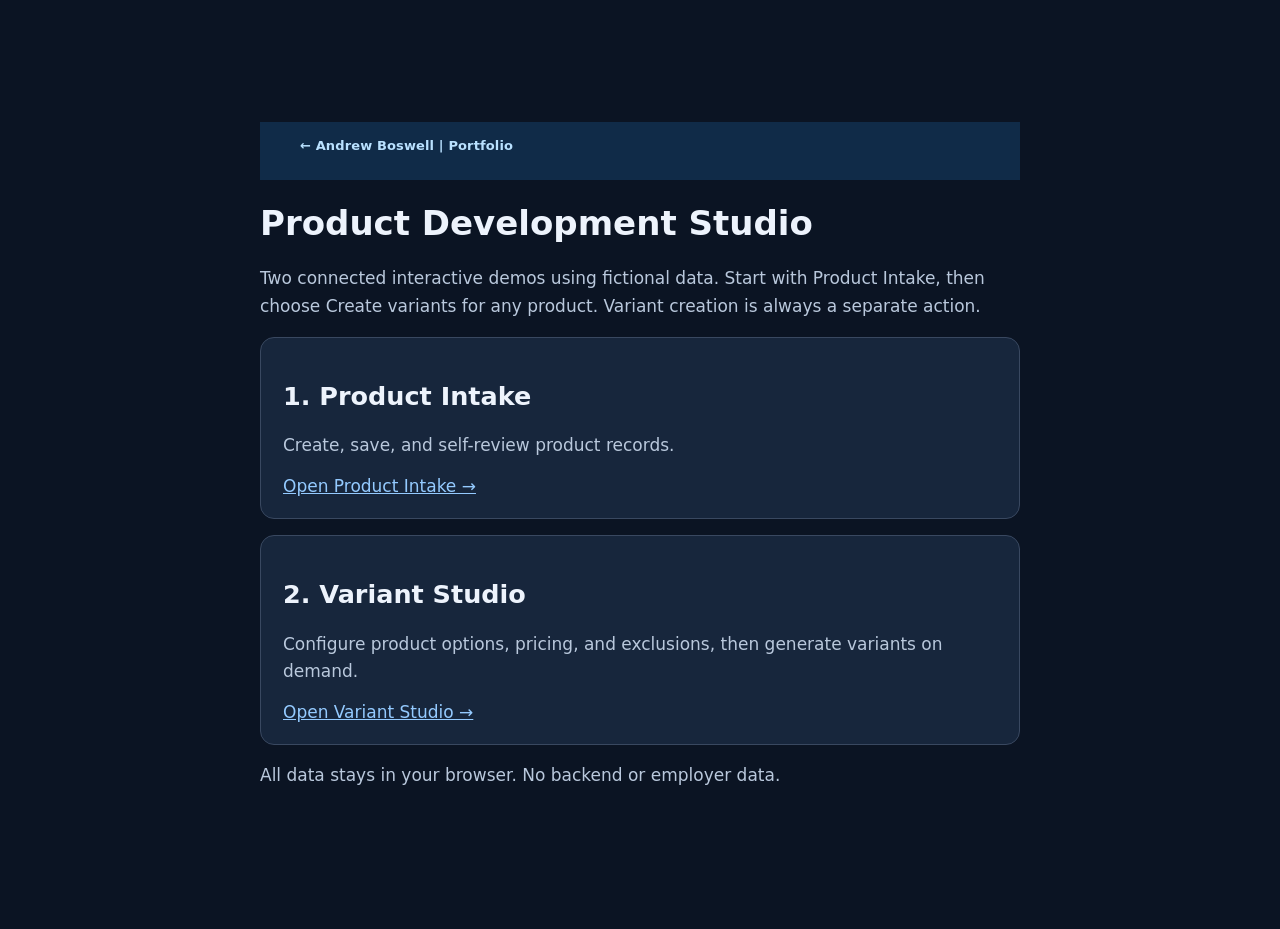
<file: product-suite-demo/index.html>
<!doctype html><html lang="en"><meta charset="utf-8"><meta name="viewport" content="width=device-width,initial-scale=1"><title>Product Development Demos</title><style>body{background:#0b1423;color:#edf3fc;font:17px system-ui;margin:8% auto;max-width:760px;padding:20px}a{color:#94caff}article{padding:22px;margin:16px 0;border:1px solid #394860;border-radius:14px;background:#17263c}p{color:#b9c8dc;line-height:1.6}</style><style>.portfolio-return-link{display:inline-block;margin:0 0 12px;color:#b9e1ff!important;font:600 13px/1.5 system-ui,Arial,sans-serif;text-decoration:none;letter-spacing:.01em}.portfolio-return-link:hover,.portfolio-return-link:focus{text-decoration:underline}.portfolio-return-bar{background:#102b48;padding:12px max(20px,calc((100vw - 1200px)/2))}</style><div class="portfolio-return-bar"><a class="portfolio-return-link" href="https://andrewboswell.github.io/">← Andrew Boswell | Portfolio</a></div><h1>Product Development Studio</h1><p>Two connected interactive demos using fictional data. Start with Product Intake, then choose Create variants for any product. Variant creation is always a separate action.</p><article><h2>1. Product Intake</h2><p>Create, save, and self-review product records.</p><a href="product-intake/index.html">Open Product Intake →</a></article><article><h2>2. Variant Studio</h2><p>Configure product options, pricing, and exclusions, then generate variants on demand.</p><a href="variant-generator/index.html">Open Variant Studio →</a></article><p>All data stays in your browser. No backend or employer data.</p></html>
</file>
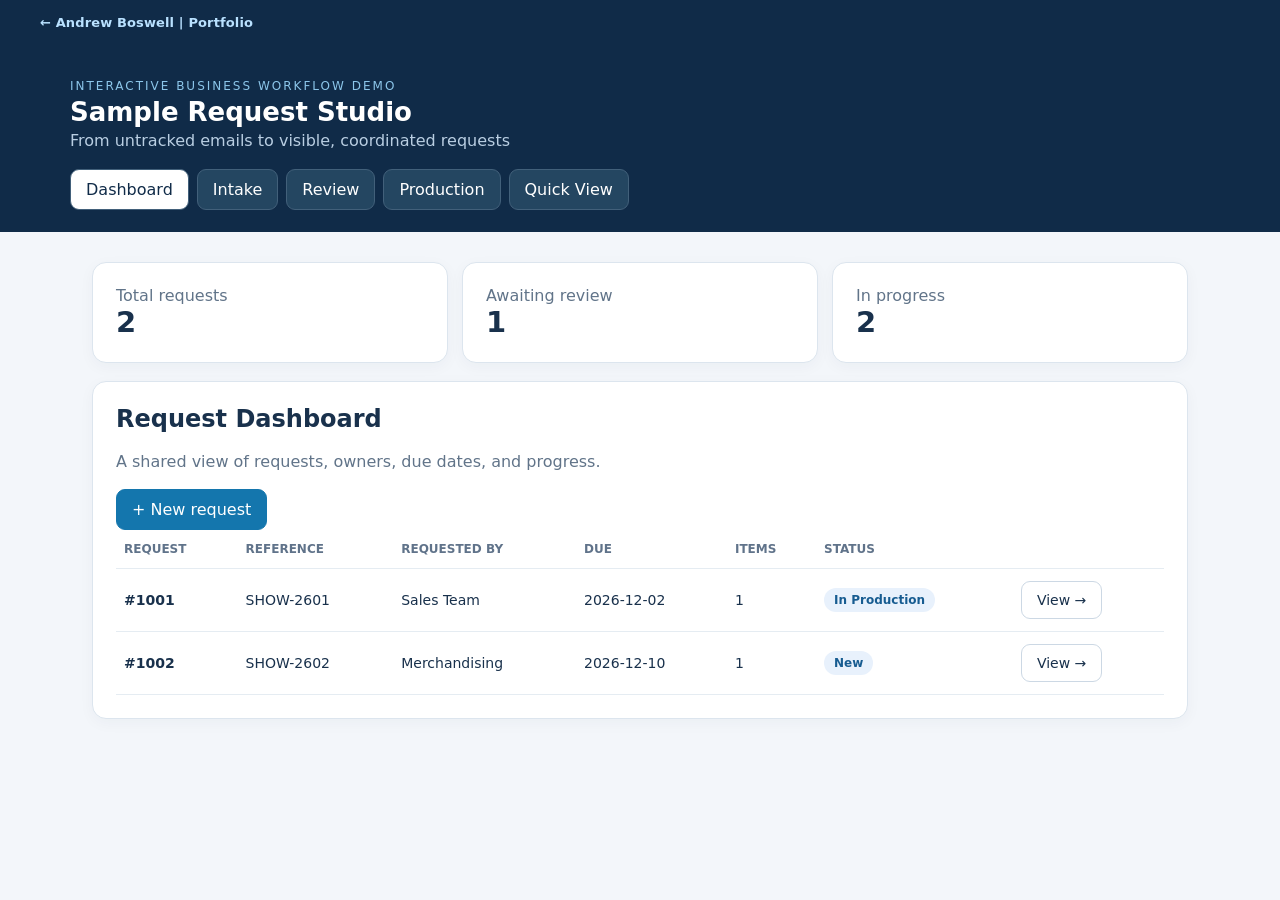
<file: sample-request-demo/index.html>
<!doctype html><html lang="en"><head><meta charset="utf-8"><meta name="viewport" content="width=device-width,initial-scale=1"><title>Sample Request Studio | Interactive Demo</title><style>
:root{font-family:Inter,system-ui,Arial,sans-serif;color:#19314c;background:#f3f6fa}*{box-sizing:border-box}body{margin:0}header{background:#102b48;color:white;padding:22px max(24px,calc((100vw - 1140px)/2))}header h1{margin:4px 0;font-size:26px}header p{margin:0;color:#b9cee2}nav{display:flex;gap:8px;flex-wrap:wrap;margin-top:19px}button,input,select,textarea{font:inherit}button{cursor:pointer;border:1px solid #ccd8e4;border-radius:9px;padding:10px 15px;background:white;color:#19314c}button:hover{filter:brightness(.96)}button.primary{background:#1476ad;border-color:#1476ad;color:white}nav button{background:#244661;color:white;border-color:#42607a}nav button.active{background:white;color:#102b48}main{max-width:1140px;margin:30px auto;padding:0 22px}.card{background:white;border:1px solid #dce5ee;border-radius:14px;padding:23px;margin-bottom:18px;box-shadow:0 4px 15px #17314d0a}.muted{color:#617489}.grid{display:grid;grid-template-columns:repeat(3,1fr);gap:14px}.stat{font-size:29px;font-weight:750}.badge{display:inline-block;border-radius:20px;padding:5px 10px;font-size:12px;font-weight:700;background:#e8f1fc;color:#175c91}.badge.Complete,.badge.Shipped{background:#ddf5e7;color:#17643e}.badge.Hold{background:#fff0d5;color:#855400}.badge.Cancelled{background:#fce3e3;color:#a12d2d}table{border-collapse:collapse;width:100%}th,td{text-align:left;border-bottom:1px solid #e5ecf2;padding:12px 8px;font-size:14px}th{color:#60738a;font-size:12px;text-transform:uppercase}input,select,textarea{padding:11px;border:1px solid #cbd8e5;border-radius:8px;width:100%;background:white}label{display:block;font-size:13px;font-weight:700;margin:12px 0 5px}.fields{display:grid;grid-template-columns:repeat(2,1fr);gap:0 18px}.actions{display:flex;gap:10px;flex-wrap:wrap;margin-top:18px}.note{padding:14px;background:#eef6fc;border-left:4px solid #1476ad;border-radius:6px;margin:15px 0}.row{display:flex;align-items:center;justify-content:space-between;gap:12px;flex-wrap:wrap}.feed{border-left:3px solid #c9d9e8;padding:8px 16px;margin:14px 0}.feed strong{display:block}.empty{text-align:center;padding:25px;color:#617489}.hidden{display:none}@media(max-width:760px){.grid,.fields{grid-template-columns:1fr}table{display:block;overflow-x:auto}}

.board{display:grid;grid-template-columns:repeat(4,minmax(220px,1fr));gap:13px;overflow-x:auto;padding:4px 0 14px}.lane{background:#edf2f8;border:1px solid #d7e1eb;border-radius:12px;padding:12px;min-height:245px}.lane-head{display:flex;justify-content:space-between;align-items:center;font-weight:800;margin-bottom:13px}.lane-count{border-radius:20px;background:white;padding:3px 9px;font-size:12px}.ticket{background:white;border:1px solid #dce5ee;border-radius:10px;padding:13px;margin:0 0 10px;box-shadow:0 2px 8px #102b480a}.ticket h4{margin:6px 0;font-size:15px}.ticket p{margin:6px 0;font-size:12px;color:#617489}.ticket button{font-size:12px;padding:6px 10px;margin-top:8px}.workorder{border:1px solid #cbd8e5;border-radius:12px;padding:20px;margin:14px 0;background:#fff}.workorder-top{display:flex;justify-content:space-between;gap:15px;border-bottom:2px solid #19314c;padding-bottom:12px}.workorder-top h3{margin:0}.workorder-meta{display:grid;grid-template-columns:repeat(3,1fr);gap:12px;margin:16px 0}.workorder-meta small{display:block;color:#617489;text-transform:uppercase;font-size:11px;font-weight:700;margin-bottom:4px}.workorder table{margin-top:12px}.workorder-actions{display:flex;gap:8px;flex-wrap:wrap;margin-top:14px}@media(max-width:900px){.board{grid-template-columns:repeat(4,240px)}.workorder-meta{grid-template-columns:repeat(2,1fr)}}
</style><style>.portfolio-return-link{display:inline-block;margin:0 0 12px;color:#b9e1ff!important;font:600 13px/1.5 system-ui,Arial,sans-serif;text-decoration:none;letter-spacing:.01em}.portfolio-return-link:hover,.portfolio-return-link:focus{text-decoration:underline}.portfolio-return-bar{background:#102b48;padding:12px max(20px,calc((100vw - 1200px)/2))}</style></head><body><div class="portfolio-return-bar"><a class="portfolio-return-link" href="https://andrewboswell.github.io/">← Andrew Boswell | Portfolio</a></div><header><div style="font-size:12px;letter-spacing:2px;color:#8cc6ea">INTERACTIVE BUSINESS WORKFLOW DEMO</div><h1>Sample Request Studio</h1><p>From untracked emails to visible, coordinated requests</p><nav id="nav"></nav></header><main id="app"></main><script>
const KEY='sample_request_studio_v1';let data;try{data=JSON.parse(localStorage.getItem(KEY))}catch(e){};if(!Array.isArray(data))data=[{id:1001,po:'SHOW-2601',requester:'Sales Team',shipTo:'Trade Show Booth',due:'2026-12-02',items:[{sku:'SMP-201',qty:2,notes:'Display sample'}],status:'In Production',so:'SO-10841',notes:'Rush for upcoming event',history:[{at:'Sample data',text:'Request reviewed and released to production'},{at:'Sample data',text:'Order entry assigned sales order SO-10841'}]},{id:1002,po:'SHOW-2602',requester:'Merchandising',shipTo:'Regional Showroom',due:'2026-12-10',items:[{sku:'SMP-315',qty:3,notes:'Assorted finishes'}],status:'New',so:'',notes:'',history:[{at:'Sample data',text:'Request submitted'}]}];let page='Dashboard',selected=data[0]?.id,cart=[];const statuses=['New','Reviewed','Open','In Production','Ready for QC','Shipped','Complete','Order on Hold','Change Requested','Change Approved','Cancelled'];const safe=s=>String(s??'').replace(/[&<>"']/g,c=>({'&':'&amp;','<':'&lt;','>':'&gt;','"':'&quot;',"'":'&#39;'}[c]));function save(){localStorage.setItem(KEY,JSON.stringify(data))}function current(){return data.find(x=>x.id===selected)||data[0]}function log(r,msg){r.history.unshift({at:new Date().toLocaleString(),text:msg})}function setPage(p){page=p;render()}function openWorkOrder(id){selected=id;setPage('Production');requestAnimationFrame(()=>{const el=document.getElementById('workorder-'+id);if(el){el.scrollIntoView({behavior:'smooth',block:'start'});el.style.outline='3px solid #1476ad';setTimeout(()=>el.style.outline='',1800)}})}function badge(s){return `<span class="badge ${s==='Order on Hold'?'Hold':safe(s)}">${safe(s)}</span>`}function nav(){let n=['Dashboard','Intake','Review','Production','Quick View'];document.getElementById('nav').innerHTML=n.map(x=>`<button class="${page===x?'active':''}" onclick="setPage('${x}')">${x}</button>`).join('')}function heading(t,d){return `<h2 style="margin-top:0">${t}</h2><p class="muted">${d}</p>`}function list(arr){return `<div style="overflow:auto"><table><thead><tr><th>Request</th><th>Reference</th><th>Requested by</th><th>Due</th><th>Items</th><th>Status</th><th></th></tr></thead><tbody>${arr.map(r=>`<tr><td><b>#${r.id}</b></td><td>${safe(r.po)}</td><td>${safe(r.requester)}</td><td>${safe(r.due)}</td><td>${r.items.length}</td><td>${badge(r.status)}</td><td><button onclick="selected=${r.id};setPage('Detail')">View →</button></td></tr>`).join('')}</tbody></table></div>`}function render(){nav();let a=document.getElementById('app');if(page==='Dashboard'){a.innerHTML=`<div class="grid">${[['Total requests',data.length],['Awaiting review',data.filter(x=>x.status==='New').length],['In progress',data.filter(x=>!['Complete','Cancelled','Shipped'].includes(x.status)).length]].map(([l,v])=>`<div class="card"><div class="muted">${l}</div><div class="stat">${v}</div></div>`).join('')}</div><div class="card">${heading('Request Dashboard','A shared view of requests, owners, due dates, and progress.')}<div class="actions"><button class="primary" onclick="setPage('Intake')">+ New request</button></div>${list(data)}</div>`}else if(page==='Intake'){a.innerHTML=`<div class="card">${heading('Submit a sample request','Capture a request once, then track it across departments.')}<div class="fields"><div><label>PO / Reference *</label><input id="po" placeholder="SHOW-2603"></div><div><label>Requested by *</label><input id="requester" placeholder="Sales / department"></div><div><label>Ship to *</label><select id="shipTo"><option value="">Select destination</option><option value="Department">Department</option><option value="Showroom 1">Showroom 1</option></select></div><div><label>Requested ship date *</label><input id="due" type="date"></div></div><label>Request notes</label><textarea id="notes" rows="2" placeholder="Special instructions"></textarea><h3>Requested items</h3><div class="fields"><div><label>Item number *</label><input id="sku" placeholder="SMP-400"></div><div><label>Quantity *</label><input id="qty" type="number" min="1" value="1"></div></div><label>Item notes</label><input id="itemnotes" placeholder="Finish, size, or production instructions"><div class="actions"><button onclick="addItem()">+ Add item</button></div><div id="cart">${cartView()}</div><div class="actions"><button class="primary" onclick="submitRequest()">Submit request</button></div><div class="note">Demo data is saved in this browser only. No real orders or Teams messages are sent.</div></div>`}else if(page==='Review'){let q=data.filter(r=>['New','Reviewed','Change Requested','Change Approved'].includes(r.status));a.innerHTML=`<div class="card">${heading('Order Review','Verify request details before releasing work to order entry and production.')} ${q.length?list(q):'<div class="empty">No requests awaiting review.</div>'}<div class="note">In a real system, review and production actions would be restricted by role. This demo allows you to explore each stage.</div></div>`}else if(page==='Production'){let q=data.filter(r=>!['New','Cancelled','Complete'].includes(r.status));a.innerHTML=`<div class="card">${heading('Production Work Orders','A production-friendly view of what needs to be made, where it goes, and when it is needed.')}<div class="note">These are simplified work orders for the portfolio demo. Select <b>Open request</b> to update progress, place a hold, or record a shipment.</div>${q.length?q.map(r=>`<section class="workorder" id="workorder-${r.id}"><div class="workorder-top"><div><small class="muted">WORK ORDER · REQUEST #${r.id}</small><h3>${safe(r.po)}</h3></div>${badge(r.status)}</div><div class="workorder-meta"><div><small>Ship to</small><strong>${safe(r.shipTo)}</strong></div><div><small>Required ship date</small><strong>${safe(r.due)}</strong></div><div><small>Sales order</small><strong>${safe(r.so||'Not assigned')}</strong></div><div><small>Requested by</small><strong>${safe(r.requester)}</strong></div><div><small>Line items</small><strong>${r.items.length}</strong></div><div><small>Total units</small><strong>${r.items.reduce((n,i)=>n+Number(i.qty||0),0)}</strong></div></div><table><thead><tr><th>Item / SKU</th><th>Quantity</th><th>Production instructions</th></tr></thead><tbody>${r.items.map(i=>`<tr><td><strong>${safe(i.sku)}</strong></td><td>${safe(i.qty)}</td><td>${safe(i.notes||'Standard')}</td></tr>`).join('')}</tbody></table>${r.notes?`<p><strong>Request notes:</strong> ${safe(r.notes)}</p>`:''}<div class="workorder-actions"><button class="primary" onclick="selected=${r.id};setPage('Detail')">Open request / update status →</button></div></section>`).join(''):'<div class="empty">No work orders released to production yet.</div>'}</div>`}else if(page==='Quick View'){const lanes=[{title:'New & Review',match:['New','Reviewed','Change Requested','Change Approved']},{title:'Ready / Open',match:['Open']},{title:'Production & QC',match:['In Production','Ready for QC','Order on Hold']},{title:'Shipped / Closed',match:['Shipped','Complete','Cancelled']}];a.innerHTML=`<div class="card">${heading('Quick View · Project Board','Requests are grouped by current stage so anyone can see where work stands at a glance.')}<div class="note">This board is a project-tracking view of the same requests shown on the Dashboard. It is a proposed replacement for the original dashboard, not a separate set of orders.</div><div class="board">${lanes.map(l=>{let cards=data.filter(r=>l.match.includes(r.status));return `<section class="lane"><div class="lane-head"><span>${l.title}</span><span class="lane-count">${cards.length}</span></div>${cards.length?cards.map(r=>`<article class="ticket"><small class="muted">REQUEST #${r.id}</small><h4>${safe(r.po)}</h4>${badge(r.status)}<p><b>Due:</b> ${safe(r.due)}</p><p><b>Destination:</b> ${safe(r.shipTo)}</p><p>${r.items.length} item${r.items.length===1?'':'s'} · ${r.items.reduce((n,i)=>n+Number(i.qty||0),0)} units</p><button onclick="${l.title==='Production & QC'?`openWorkOrder(${r.id})`:`selected=${r.id};setPage('Detail')`}">${l.title==='Production & QC'?'View work order →':'View request →'}</button></article>`).join(''):'<p class="muted">No requests</p>'}</section>`}).join('')}</div></div>`}else if(page==='Detail'){let r=current();if(!r){setPage('Dashboard');return}a.innerHTML=`<div class="card"><div class="row"><div>${heading('Request #'+r.id,`${safe(r.po)} · ${safe(r.requester)}`)}</div>${badge(r.status)}</div><div class="fields"><p><b>Ship to</b><br>${safe(r.shipTo)}</p><p><b>Requested ship date</b><br>${safe(r.due)}</p><p><b>Sales order</b><br>${safe(r.so||'Not assigned')}</p><p><b>Notes</b><br>${safe(r.notes||'None')}</p></div><h3>Requested items</h3><table><tr><th>Item</th><th>Qty</th><th>Instructions</th></tr>${r.items.map(i=>`<tr><td>${safe(i.sku)}</td><td>${i.qty}</td><td>${safe(i.notes)}</td></tr>`).join('')}</table><h3>Move request forward</h3><div class="fields"><div><label>Workflow status</label><select id="status">${statuses.map(s=>`<option ${s===r.status?'selected':''}>${s}</option>`).join('')}</select></div><div><label>Sales order number (optional)</label><input id="so" value="${safe(r.so)}" placeholder="SO-00000"></div></div><label>Status note / reason for hold or change</label><input id="statusNote" placeholder="What changed and why?"><div class="actions"><button class="primary" onclick="updateRequest()">Save status & notify team</button><button onclick="setPage('Dashboard')">Back to dashboard</button></div><div class="note">Simulated Teams activity: saving a status adds a visible notification to the timeline. No external messages are sent.</div><h3>Activity & Teams-style updates</h3>${r.history.map(h=>`<div class="feed"><small class="muted">${safe(h.at)}</small><strong>${safe(h.text)}</strong></div>`).join('')}</div>`}}
function cartView(){return cart.length?`<table><tr><th>Item</th><th>Qty</th><th>Notes</th><th></th></tr>${cart.map((x,i)=>`<tr><td>${safe(x.sku)}</td><td>${x.qty}</td><td>${safe(x.notes)}</td><td><button onclick="cart.splice(${i},1);document.getElementById('cart').innerHTML=cartView()">Remove</button></td></tr>`).join('')}</table>`:'<p class="muted">No items added yet.</p>'}function addItem(){let sku=document.getElementById('sku').value.trim(),qty=Number(document.getElementById('qty').value),notes=document.getElementById('itemnotes').value.trim();if(!sku||!Number.isInteger(qty)||qty<1){alert('Enter an item number and a valid quantity.');return}cart.push({sku,qty,notes});document.getElementById('cart').innerHTML=cartView();document.getElementById('sku').value='';document.getElementById('itemnotes').value=''}function submitRequest(){let po=document.getElementById('po').value.trim(),requester=document.getElementById('requester').value.trim(),shipTo=document.getElementById('shipTo').value.trim(),due=document.getElementById('due').value,notes=document.getElementById('notes').value.trim();if(!po||!requester||!shipTo||!due||!cart.length){alert('Complete the required fields and add at least one item.');return}let id=Math.max(1000,...data.map(x=>x.id))+1;data.unshift({id,po,requester,shipTo,due,notes,items:cart.slice(),status:'New',so:'',history:[{at:new Date().toLocaleString(),text:'Request submitted. Review team notified (simulation).'}]});cart=[];save();selected=id;setPage('Detail')}function updateRequest(){let r=current(),status=document.getElementById('status').value,so=document.getElementById('so').value.trim(),note=document.getElementById('statusNote').value.trim();if(status===r.status&&so===r.so&&!note){alert('No changes to save.');return}let old=r.status;r.status=status;r.so=so;log(r,`Status: ${old} → ${status}${note?' · '+note:''}. Teams notification simulated.`);save();render()}render();
</script></body></html>
</file>
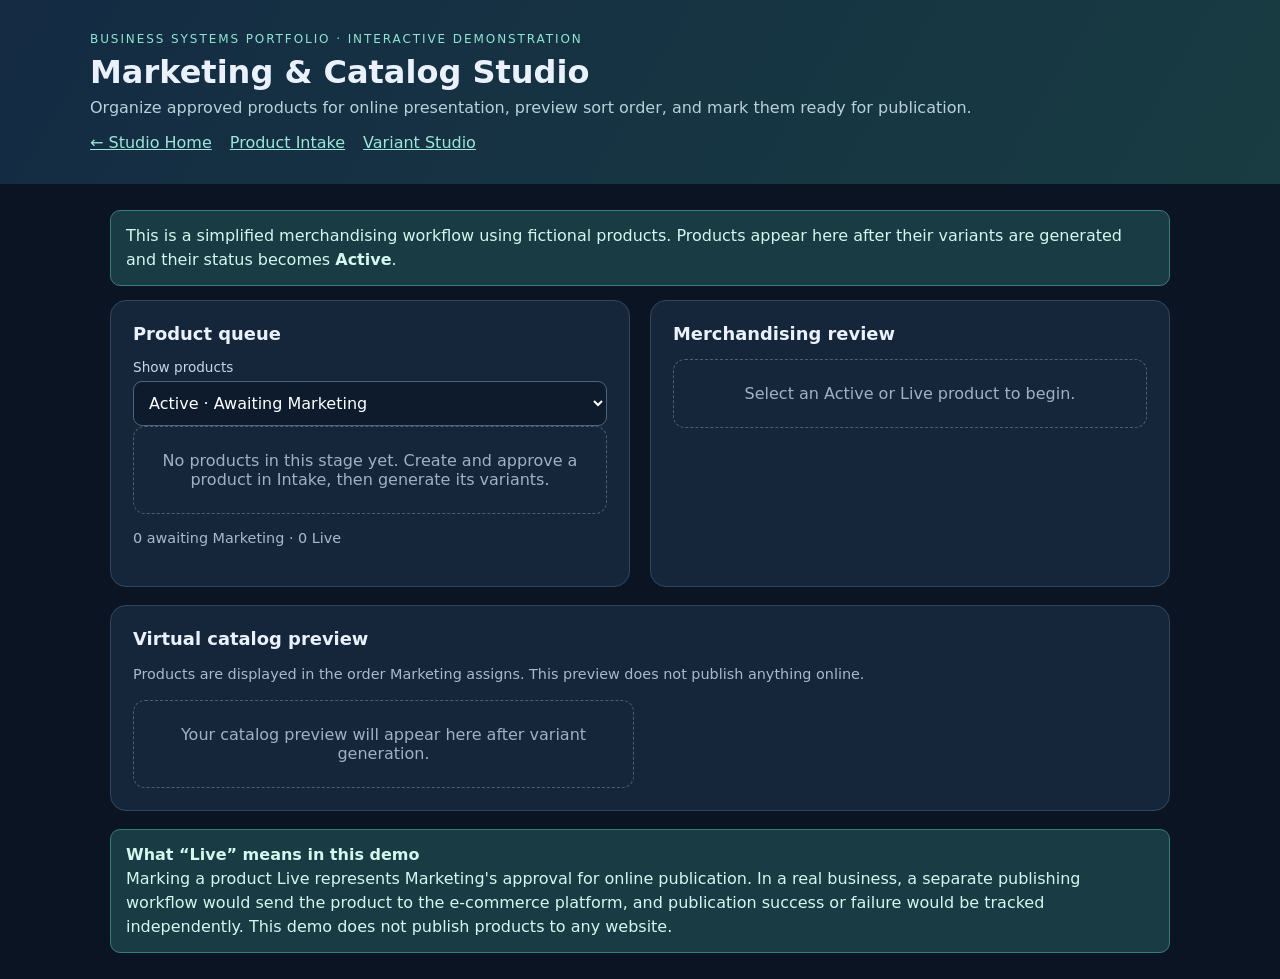
<file: product-suite-demo/marketing/index.html>
<!doctype html><html lang="en"><head><meta charset="utf-8"><meta name="viewport" content="width=device-width,initial-scale=1"><title>Marketing Studio · Product Development</title><style>
:root{font-family:Inter,system-ui,Segoe UI,sans-serif;color:#eaf1fc;background:#0b1423}*{box-sizing:border-box}body{margin:0}header{background:linear-gradient(120deg,#142b43,#183c42);padding:32px max(22px,calc((100vw - 1100px)/2))}h1{margin:7px 0;font-size:2rem}header p{color:#b8d1db;margin:0}main{max-width:1100px;margin:26px auto;padding:0 20px}.eyebrow{font-size:.75rem;letter-spacing:.16em;color:#8ee5d4;text-transform:uppercase}nav{display:flex;gap:18px;margin-top:16px}a{color:#9de6d9}.layout{display:grid;grid-template-columns:1fr 1fr;gap:20px}.panel{background:#15263b;border:1px solid #32475e;border-radius:16px;padding:22px;margin-bottom:18px}h2{font-size:1.12rem;margin:0 0 15px}.muted{color:#a9b9cd;font-size:.9rem;line-height:1.5}.pill{display:inline-block;background:#234b4b;border:1px solid #40786d;color:#b5f0dc;padding:5px 9px;border-radius:99px;font-size:.75rem}label{display:block;color:#c6d7e7;font-size:.85rem;margin:13px 0 6px}input,select{width:100%;border:1px solid #52627a;background:#0d1b2c;color:#fff;padding:11px;border-radius:9px;font:inherit}button{border:0;border-radius:9px;padding:11px 15px;background:#2a8e83;color:#fff;cursor:pointer;font-weight:700}button.secondary{background:#2b4058}button:disabled{opacity:.4;cursor:not-allowed}.row{display:flex;gap:9px;flex-wrap:wrap;margin-top:17px}.item{display:flex;align-items:center;justify-content:space-between;gap:12px;padding:13px;border:1px solid #354b61;border-radius:10px;margin:8px 0;cursor:pointer}.item.selected{border-color:#70d5c4;background:#1a3b45}.item small{display:block;color:#a6b6ca;margin-top:4px}.notice{padding:13px 15px;border-radius:10px;background:#183b44;border:1px solid #367e78;color:#d3f8ee;line-height:1.5;margin:14px 0}.warning{background:#49381e;border-color:#947340;color:#ffe4ae}.catalog{display:grid;grid-template-columns:repeat(2,minmax(0,1fr));gap:12px}.card{border:1px solid #3c536b;background:#0f2032;padding:15px;border-radius:12px}.card strong{display:block;margin:8px 0}.card small{color:#a7b7c9}.empty{color:#9fb1c5;padding:24px;text-align:center;border:1px dashed #496078;border-radius:12px}@media(max-width:750px){.layout{grid-template-columns:1fr}.catalog{grid-template-columns:1fr}header{padding:26px 20px}}
</style></head><body><header><div class="eyebrow">Business Systems Portfolio · Interactive Demonstration</div><h1>Marketing & Catalog Studio</h1><p>Organize approved products for online presentation, preview sort order, and mark them ready for publication.</p><nav><a href="../index.html">← Studio Home</a><a href="../product-intake/index.html">Product Intake</a><a href="../variant-generator/index.html">Variant Studio</a></nav></header><main><div class="notice">This is a simplified merchandising workflow using fictional products. Products appear here after their variants are generated and their status becomes <b>Active</b>.</div><div class="layout"><section class="panel"><h2>Product queue</h2><label for="filter">Show products</label><select id="filter"><option value="Active">Active · Awaiting Marketing</option><option value="Live">Live · Marketing approved</option><option value="All">All eligible products</option></select><div id="queue"></div><p class="muted" id="count"></p></section><section class="panel"><h2>Merchandising review</h2><div id="editor"><div class="empty">Select an Active or Live product to begin.</div></div></section></div><section class="panel"><h2>Virtual catalog preview</h2><p class="muted">Products are displayed in the order Marketing assigns. This preview does not publish anything online.</p><div class="catalog" id="preview"></div></section><div class="notice"><strong>What “Live” means in this demo</strong><br>Marking a product Live represents Marketing's approval for online publication. In a real business, a separate publishing workflow would send the product to the e-commerce platform, and publication success or failure would be tracked independently. This demo does not publish products to any website.</div></main><script>
(()=>{'use strict';const KEY='portfolio-intake-v1';const $=id=>document.getElementById(id);const esc=s=>String(s??'').replace(/[&<>"']/g,c=>({'&':'&amp;','<':'&lt;','>':'&gt;','"':'&quot;',"'":'&#39;'}[c]));let selected=null;const read=()=>{try{let x=JSON.parse(localStorage.getItem(KEY)||'[]');return Array.isArray(x)?x:[]}catch{return []}};const eligible=r=>['Active','Live'].includes(r.status);function draw(){const all=read(),eligibleRecords=all.filter(eligible),filter=$('filter').value,rows=eligibleRecords.filter(r=>filter==='All'||r.status===filter);$('queue').innerHTML=rows.length?rows.map(r=>`<div class="item ${selected===r.sku?'selected':''}" data-sku="${esc(r.sku)}"><div><strong>${esc(r.name)}</strong><small>${esc(r.sku)} · ${esc(r.family)} · ${Number(r.variantCount)||0} variants</small></div><span class="pill">${esc(r.status)}</span></div>`).join(''):'<div class="empty">No products in this stage yet. Create and approve a product in Intake, then generate its variants.</div>';$('count').textContent=`${eligibleRecords.filter(r=>r.status==='Active').length} awaiting Marketing · ${eligibleRecords.filter(r=>r.status==='Live').length} Live`;document.querySelectorAll('[data-sku]').forEach(e=>e.onclick=()=>{selected=e.dataset.sku;draw()});const product=eligibleRecords.find(r=>r.sku===selected);if(!product){$('editor').innerHTML='<div class="empty">Select an Active or Live product to begin.</div>'}else{const m=product.marketing||{};$('editor').innerHTML=`<div><strong>${esc(product.name)}</strong><p class="muted">${esc(product.sku)} · ${esc(product.variantCount)} generated variants · ${esc(product.status)}</p></div><label for="category">Online category</label><select id="category"><option value="">Choose a category</option><option>Clothing</option><option>Bedding</option><option>Bath</option><option>Home Essentials</option><option>Featured Collections</option><option>Other</option></select><label for="sort">Display order (lower numbers first)</label><input id="sort" type="number" min="1" max="9999" value="${Number(m.sortOrder)||100}"><label for="featured">Catalog placement</label><select id="featured"><option value="Standard">Standard</option><option value="Featured">Featured</option><option value="New Arrivals">New Arrivals</option></select><div class="row"><button id="save">Save merchandising</button><button id="live" ${product.status==='Live'?'disabled':''}>Mark Live ✓</button></div><div id="feedback"></div>`;$('category').value=m.category||product.category||'';$('featured').value=m.placement||'Standard';$('save').onclick=()=>commit(false);$('live').onclick=()=>commit(true)}renderPreview(eligibleRecords)}function commit(makeLive){const products=read(),r=products.find(x=>x.sku===selected);if(!r||!eligible(r)){draw();return}const category=$('category').value,sort=Number($('sort').value),placement=$('featured').value;if(!category||!Number.isInteger(sort)||sort<1||sort>9999){$('feedback').innerHTML='<div class="notice warning">Choose a category and a display order from 1 to 9999.</div>';return}r.marketing={category,sortOrder:sort,placement};if(makeLive)r.status='Live';try{localStorage.setItem(KEY,JSON.stringify(products));draw();$('feedback').innerHTML=`<div class="notice">${makeLive?'✓ Marketing approved. Product is now Live (not published online).':'Merchandising details saved.'}</div>`}catch(e){$('feedback').innerHTML='<div class="notice warning">Unable to save in this browser.</div>'}}function renderPreview(rows){const sorted=[...rows].sort((a,b)=>(Number(a.marketing?.sortOrder)||100)-(Number(b.marketing?.sortOrder)||100)||a.name.localeCompare(b.name));$('preview').innerHTML=sorted.length?sorted.map(r=>`<div class="card"><span class="pill">${esc(r.status)}</span><strong>${esc(r.name)}</strong><small>${esc(r.marketing?.category||r.category||'Uncategorized')} · ${esc(r.marketing?.placement||'Standard')}</small><p class="muted">${esc(r.sku)} · ${Number(r.variantCount)||0} variants · Sort #${Number(r.marketing?.sortOrder)||100}</p></div>`).join(''):'<div class="empty">Your catalog preview will appear here after variant generation.</div>'}$('filter').onchange=()=>{selected=null;draw()};draw()})();
</script></body></html>
</file>
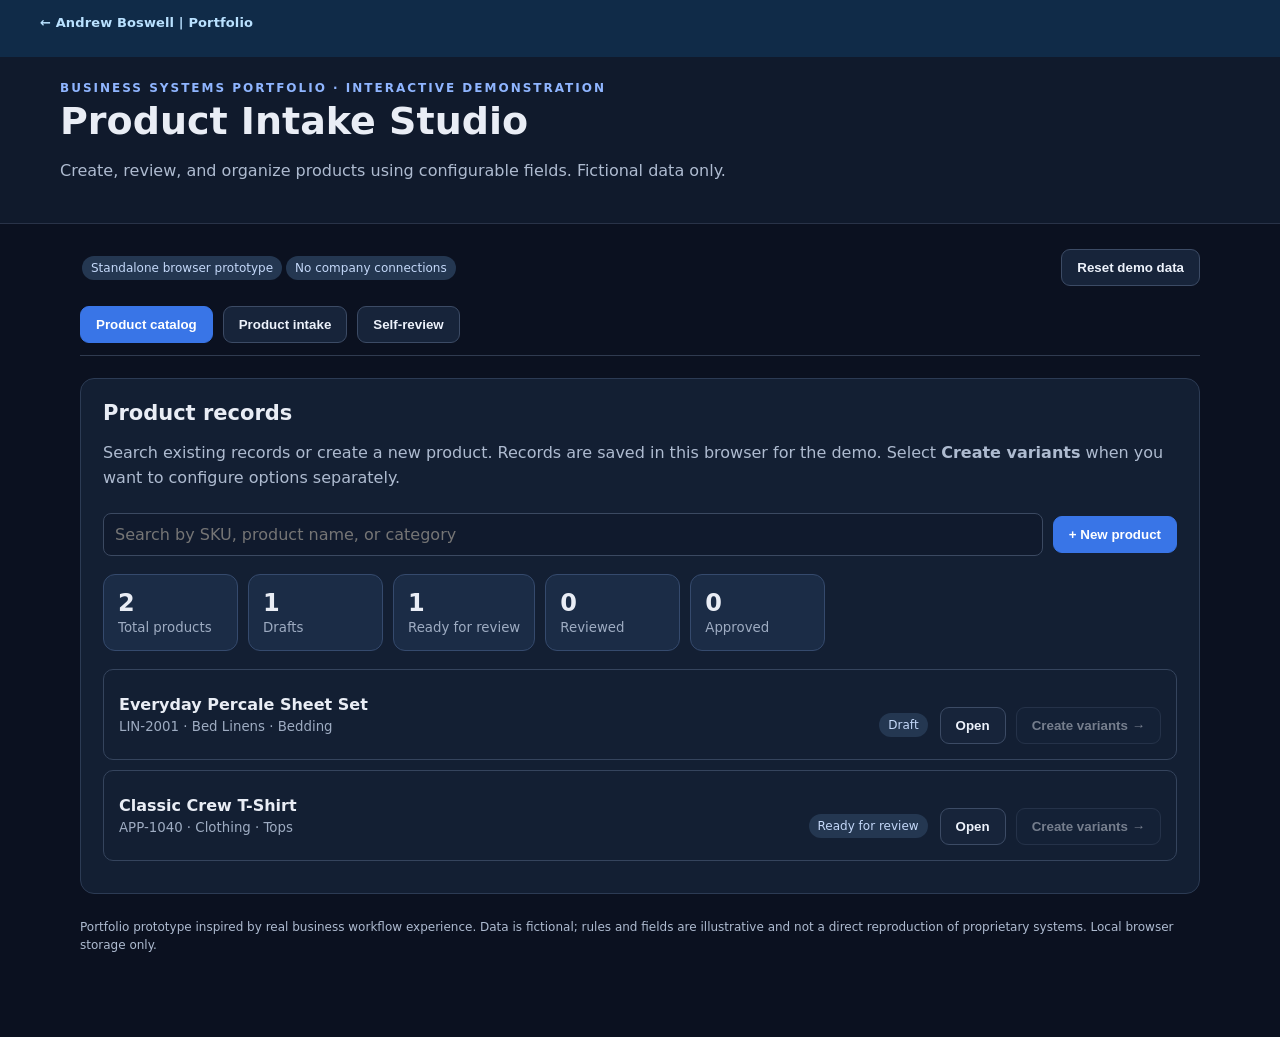
<file: product-suite-demo/product-intake/index.html>
<!doctype html><html lang="en"><head><meta charset="utf-8"><meta name="viewport" content="width=device-width,initial-scale=1"><title>Product Intake Studio | Portfolio Demo</title><style>
:root{font-family:Inter,system-ui,-apple-system,Segoe UI,sans-serif;color:#e9edf5;background:#0b1120}*{box-sizing:border-box}body{margin:0}header{padding:24px max(20px,calc((100vw - 1160px)/2));border-bottom:1px solid #293348;background:#101a2c}h1{margin:4px 0;font-size:clamp(26px,4vw,38px)}h2{font-size:21px;margin:0 0 16px}p{color:#aebbd0;line-height:1.55}small,.muted{color:#9eacc2}.eyebrow{font-size:12px;letter-spacing:2px;color:#8fb5ff;text-transform:uppercase;font-weight:700}main{max-width:1160px;margin:auto;padding:25px 20px 70px}.toolbar,.actions,.tabs{display:flex;gap:10px;flex-wrap:wrap;align-items:center}.toolbar{justify-content:space-between;margin-bottom:20px}.tabs{margin:0 0 22px;border-bottom:1px solid #303b50;padding-bottom:12px}.tab,button{border:1px solid #3c4b65;border-radius:9px;padding:10px 15px;color:#edf2fb;background:#17243a;cursor:pointer;font-weight:600}.tab.active,.primary{background:#3975e7;border-color:#3975e7;color:white}button:hover{filter:brightness(1.16)}button:disabled{opacity:.45;cursor:not-allowed}.grid{display:grid;grid-template-columns:repeat(2,minmax(0,1fr));gap:16px}.field{display:flex;flex-direction:column;gap:7px}label{font-size:13px;font-weight:650;color:#b8c7dd}input,select,textarea{width:100%;background:#101a2d;border:1px solid #3b4961;border-radius:8px;color:#edf3ff;padding:11px;font:inherit}textarea{min-height:88px;resize:vertical}.panel{background:#131f33;border:1px solid #2c3b54;border-radius:14px;padding:22px;margin-bottom:18px}.wide{grid-column:1/-1}.hidden{display:none!important}.tag{display:inline-block;padding:5px 9px;border-radius:30px;background:#243751;color:#c4d8f9;font-size:12px;margin:2px}.notice{padding:12px 15px;border-radius:9px;background:#173c36;border:1px solid #286b5d;color:#c2f5dc;margin:14px 0}.warning{background:#49341b;border-color:#8d6230;color:#ffe2ac}.error{color:#ffb4ad}.record{display:flex;gap:16px;justify-content:space-between;align-items:center;padding:15px;border:1px solid #35445d;border-radius:10px;margin:10px 0;flex-wrap:wrap}.record strong{display:block}.record small{display:block;margin-top:5px}.stats{display:flex;gap:10px;flex-wrap:wrap;margin:18px 0}.stat{background:#1b2c46;border:1px solid #354a6d;border-radius:12px;padding:14px;min-width:135px}.stat strong{font-size:24px;display:block}.review{display:grid;grid-template-columns:170px 1fr;gap:8px;border-bottom:1px solid #2b3a50;padding:9px 0}.review span:first-child{color:#9aacc5}.footer{font-size:12px;margin-top:24px}.actions{margin-top:22px}@media(max-width:680px){.grid{grid-template-columns:1fr}.review{grid-template-columns:1fr;gap:2px}.panel{padding:17px}}
</style><style>.portfolio-return-link{display:inline-block;margin:0 0 12px;color:#b9e1ff!important;font:600 13px/1.5 system-ui,Arial,sans-serif;text-decoration:none;letter-spacing:.01em}.portfolio-return-link:hover,.portfolio-return-link:focus{text-decoration:underline}.portfolio-return-bar{background:#102b48;padding:12px max(20px,calc((100vw - 1200px)/2))}</style></head><body><div class="portfolio-return-bar"><a class="portfolio-return-link" href="https://andrewboswell.github.io/">← Andrew Boswell | Portfolio</a></div><header><div class="eyebrow">Business Systems Portfolio · Interactive Demonstration</div><h1>Product Intake Studio</h1><p>Create, review, and organize products using configurable fields. Fictional data only.</p></header><main><div class="toolbar"><div><span class="tag">Standalone browser prototype</span><span class="tag">No company connections</span></div><button id="reset">Reset demo data</button></div><div class="tabs"><button class="tab active" data-tab="catalog">Product catalog</button><button class="tab" data-tab="edit">Product intake</button><button class="tab" data-tab="review">Self-review</button></div><section id="catalog"><div class="panel"><h2>Product records</h2><p>Search existing records or create a new product. Records are saved in this browser for the demo. Select <strong>Create variants</strong> when you want to configure options separately.</p><div class="actions"><input id="search" placeholder="Search by SKU, product name, or category" style="flex:1;min-width:220px"><button class="primary" id="new">+ New product</button></div><div class="stats" id="stats"></div><div id="records"></div></div></section><section id="edit" class="hidden"><div class="panel"><h2 id="formTitle">New product</h2><p>Enter the base product information. The product family controls which additional attributes appear.</p><div class="grid"><div class="field"><label for="sku">Base SKU *</label><input id="sku" placeholder="e.g. LIN-2001"></div><div class="field"><label for="name">Product name *</label><input id="name" placeholder="e.g. Percale Sheet Set"></div><div class="field"><label for="family">Product family *</label><select id="family"><option>Clothing</option><option>Bed Linens</option><option>Towels</option><option>Other</option></select></div><div class="field"><label for="category">Category</label><input id="category" placeholder="e.g. Bedding"></div><div class="field"><label for="brand">Brand / collection</label><input id="brand"></div><div class="field"><label for="status">Workflow status</label><select id="status" disabled title="Status is updated from Self-review"><option>Draft</option><option>Ready for review</option><option>Reviewed</option><option>Approved</option></select></div><div class="field wide"><label for="description">Product description</label><textarea id="description"></textarea></div></div></div><div class="panel"><h2>Product attributes</h2><p>These fields change with the selected family. Custom attributes can be added to any product.</p><div id="familyFields" class="grid"></div><div style="margin-top:18px"><h3 style="font-size:15px">Additional attributes</h3><div id="customFields"></div><div class="actions"><input id="attrKey" placeholder="Attribute name" style="flex:1;min-width:150px"><input id="attrValue" placeholder="Value" style="flex:1;min-width:150px"><button id="addAttr">Add attribute</button></div></div></div><div class="actions"><button id="save" class="primary">Save draft</button><button id="toReview">Review entry</button><button id="cancel">Back to catalog</button></div><div id="formMessage"></div></section><section id="review" class="hidden"><div class="panel"><h2>Self-review</h2><p>Review what was entered before marking the product ready. This is the data-entry user's review, not a separate marketing approval.</p><div id="reviewBody"></div><div id="reviewMessage"></div><div class="actions"><button id="backEdit">Edit details</button><button id="markReady">Mark ready for review</button><button class="primary" id="approve">✓ Approve product</button><button id="backCatalog">Return to catalog</button><button id="reviewVariant">Create variants →</button></div></div></section><p class="footer">Portfolio prototype inspired by real business workflow experience. Data is fictional; rules and fields are illustrative and not a direct reproduction of proprietary systems. Local browser storage only.</p></main><script>
const KEY='portfolio-intake-v1',defaults=[{sku:'LIN-2001',name:'Everyday Percale Sheet Set',family:'Bed Linens',category:'Bedding',brand:'Northline Home',status:'Draft',description:'Breathable cotton sheet set for everyday use.',attrs:{Material:'Cotton',Weave:'Percale','Available sizes':'Twin, Full, Queen, King','Available colors':'White, Slate, Sand'}},{sku:'APP-1040',name:'Classic Crew T-Shirt',family:'Clothing',category:'Tops',brand:'Harbor Basics',status:'Ready for review',description:'Soft everyday crew-neck shirt.',attrs:{Material:'Cotton','Available sizes':'XS, S, M, L, XL','Available colors':'Black, White, Navy'}}];let records=load(),current=null,extra={};const $=id=>document.getElementById(id),families={'Clothing':['Material','Fit','Available sizes','Available colors'],'Bed Linens':['Material','Weave','Available sizes','Available colors'],'Towels':['Material','Dimensions','Weight / GSM','Available colors'],'Other':['Material','Available sizes','Available colors']};function load(){try{return JSON.parse(localStorage.getItem(KEY))||structuredClone(defaults)}catch{return structuredClone(defaults)}}function persist(){localStorage.setItem(KEY,JSON.stringify(records))}function escapeHTML(s){return String(s??'').replace(/[&<>"']/g,c=>({'&':'&amp;','<':'&lt;','>':'&gt;','"':'&quot;',"'":'&#39;'}[c]))}function tab(t){['catalog','edit','review'].forEach(id=>$(id).classList.toggle('hidden',id!==t));document.querySelectorAll('.tab').forEach(b=>b.classList.toggle('active',b.dataset.tab===t));if(t==='catalog')render();if(t==='review')renderReview()}document.querySelectorAll('.tab').forEach(b=>b.onclick=()=>{if(b.dataset.tab==='edit'&&current===null)blank();tab(b.dataset.tab)});function render(){let q=$('search').value.toLowerCase(),matches=records.filter(r=>[r.sku,r.name,r.family,r.category].some(x=>String(x||'').toLowerCase().includes(q)));$('stats').innerHTML=`<div class="stat"><strong>${records.length}</strong><small>Total products</small></div><div class="stat"><strong>${records.filter(r=>r.status==='Draft').length}</strong><small>Drafts</small></div><div class="stat"><strong>${records.filter(r=>r.status==='Ready for review').length}</strong><small>Ready for review</small></div><div class="stat"><strong>${records.filter(r=>r.status==='Reviewed').length}</strong><small>Reviewed</small></div><div class="stat"><strong>${records.filter(r=>r.status==='Approved').length}</strong><small>Approved</small></div>`;$('records').innerHTML=matches.map(r=>`<div class="record"><div><strong>${escapeHTML(r.name)}</strong><small>${escapeHTML(r.sku)} · ${escapeHTML(r.family)} · ${escapeHTML(r.category||'Uncategorized')}</small></div><div class="actions"><span class="tag">${escapeHTML(r.status)}</span><button data-open="${escapeHTML(r.sku)}">Open</button><button data-variant="${escapeHTML(r.sku)}" ${r.status==='Approved'?'':'disabled title="Approve this product in Self-review first"'}>Create variants →</button></div></div>`).join('')||'<p>No products found.</p>';document.querySelectorAll('[data-open]').forEach(b=>b.onclick=()=>open(b.dataset.open));document.querySelectorAll('[data-variant]').forEach(b=>b.onclick=()=>sendVariant(b.dataset.variant))}function blank(){current='';extra={};['sku','name','category','brand','description'].forEach(id=>$(id).value='');$('family').value='Clothing';$('status').value='Draft';$('formTitle').textContent='New product';$('formMessage').innerHTML='';drawFields()}function open(sku){const r=records.find(x=>x.sku===sku);if(!r)return;current=sku;['sku','name','family','category','brand','status','description'].forEach(k=>{if(k==='status'){$('status').value=r.status==='Reviewed'?'Ready for review':r.status||'Draft'}else $(k).value=r[k]||''});extra={...r.attrs};$('formTitle').textContent='Edit product';$('formMessage').innerHTML='';drawFields();tab('edit')}function drawFields(){const f=families[$('family').value];$('familyFields').innerHTML=f.map(k=>`<div class="field"><label>${escapeHTML(k)}</label><input data-attr="${escapeHTML(k)}" value="${escapeHTML(extra[k]||'')}"></div>`).join('');drawCustom()}function collectAttrs(){document.querySelectorAll('[data-attr]').forEach(i=>extra[i.dataset.attr]=i.value.trim())}function drawCustom(){const keys=Object.keys(extra).filter(k=>!families[$('family').value].includes(k));$('customFields').innerHTML=keys.map(k=>`<div class="record"><div><strong>${escapeHTML(k)}</strong><small>${escapeHTML(extra[k])}</small></div><button data-remove="${escapeHTML(k)}">Remove</button></div>`).join('');document.querySelectorAll('[data-remove]').forEach(b=>b.onclick=()=>{collectAttrs();delete extra[b.dataset.remove];drawCustom()})}$('family').onchange=()=>{collectAttrs();drawFields()};$('addAttr').onclick=()=>{collectAttrs();let k=$('attrKey').value.trim(),v=$('attrValue').value.trim();if(!k)return;extra[k]=v;$('attrKey').value='';$('attrValue').value='';drawCustom()};function snapshot(){collectAttrs();return Object.fromEntries(['sku','name','family','category','brand','status','description'].map(k=>[k,$(k).value.trim()]).concat([['attrs',{...extra}]]))}function validate(r){let e=[];if(!r.sku)e.push('Base SKU is required.');if(!r.name)e.push('Product name is required.');if(records.some(x=>x.sku.toLowerCase()===r.sku.toLowerCase()&&x.sku!==current))e.push('Base SKU must be unique.');return e}function save(){let r=snapshot(),e=validate(r);const previous=records.find(x=>x.sku===current);if(previous?.status==='Reviewed'){const changed=['sku','name','family','category','brand','description'].some(k=>r[k]!==previous[k])||JSON.stringify(r.attrs)!==JSON.stringify(previous.attrs);r.status=changed?'Ready for review':'Reviewed';}if(e.length){$('formMessage').innerHTML='<div class="notice warning">'+e.map(escapeHTML).join('<br>')+'</div>';return false}const i=records.findIndex(x=>x.sku===current);if(i>=0){if(records[i].status==='Approved'){const old=records[i];const changed=['sku','name','family','category','brand','description'].some(k=>r[k]!==old[k])||JSON.stringify(r.attrs)!==JSON.stringify(old.attrs);r.status=changed?'Ready for review':'Approved';}records[i]=r}else records.push(r);current=r.sku;persist();$('formMessage').innerHTML='<div class="notice">Product saved in this browser.</div>';return true}$('save').onclick=save;$('toReview').onclick=()=>{if(save())tab('review')};function renderReview(){if(current===null){$('reviewBody').innerHTML='<p>Choose or create a product first.</p>';return}let r=records.find(x=>x.sku===current);if(!r){$('reviewBody').innerHTML='<p>Save your product before reviewing.</p>';return}let entries=[['Base SKU',r.sku],['Product name',r.name],['Family',r.family],['Category',r.category],['Brand',r.brand],['Status',r.status],['Description',r.description],...Object.entries(r.attrs||{})];$('reviewVariant').disabled=r.status!=='Approved';$('reviewVariant').title=r.status==='Approved'?'Create variants for this approved product':'Approve this product first';$('reviewBody').innerHTML=entries.map(([k,v])=>`<div class="review"><span>${escapeHTML(k)}</span><span>${escapeHTML(v||'Not entered')}</span></div>`).join('');let missing=['category','description'].filter(k=>!r[k]).map(k=>k==='category'?'Category':'Description');$('reviewMessage').innerHTML=missing.length?`<div class="notice warning">Review suggestion: ${missing.join(' and ')} not entered. These are advisory checks in this prototype.</div>`:'<div class="notice">Required fields are present. Confirm the details before proceeding.</div>'}$('approve').onclick=()=>{let r=records.find(x=>x.sku===current);if(!r)return;r.status='Approved';$('status').value='Approved';persist();renderReview();$('reviewMessage').innerHTML='<div class="notice">✓ Product approved. Variants can now be created.</div>'};$('markReady').onclick=()=>{let r=records.find(x=>x.sku===current);if(!r)return;r.status='Ready for review';persist();renderReview();$('reviewMessage').innerHTML='<div class="notice">Marked ready for review. This does not represent a marketing approval.</div>'};$('backEdit').onclick=()=>{if(current)open(current);else tab('edit')};$('backCatalog').onclick=()=>tab('catalog');$('reviewVariant').onclick=()=>{if(current)sendVariant(current)};$('cancel').onclick=()=>tab('catalog');$('new').onclick=()=>{blank();tab('edit')};function sendVariant(sku){const r=records.find(x=>x.sku===sku);if(!r)return;if(r.status!=='Approved'){alert('Approval required: Open this product in Self-review and select Approve product before creating variants.');return}const payload={sku:r.sku,name:r.name,family:r.family,status:r.status,attrs:r.attrs||{}};try{localStorage.setItem('portfolio-variant-handoff',JSON.stringify(payload))}catch(e){}const encoded=encodeURIComponent(JSON.stringify(payload));location.href='../variant-generator/index.html?product='+encoded} $('search').oninput=render;$('reset').onclick=()=>{if(confirm('Reset this browser demo to its fictional sample records?')){records=structuredClone(defaults);persist();current=null;tab('catalog')}};render();
</script></body></html>
</file>
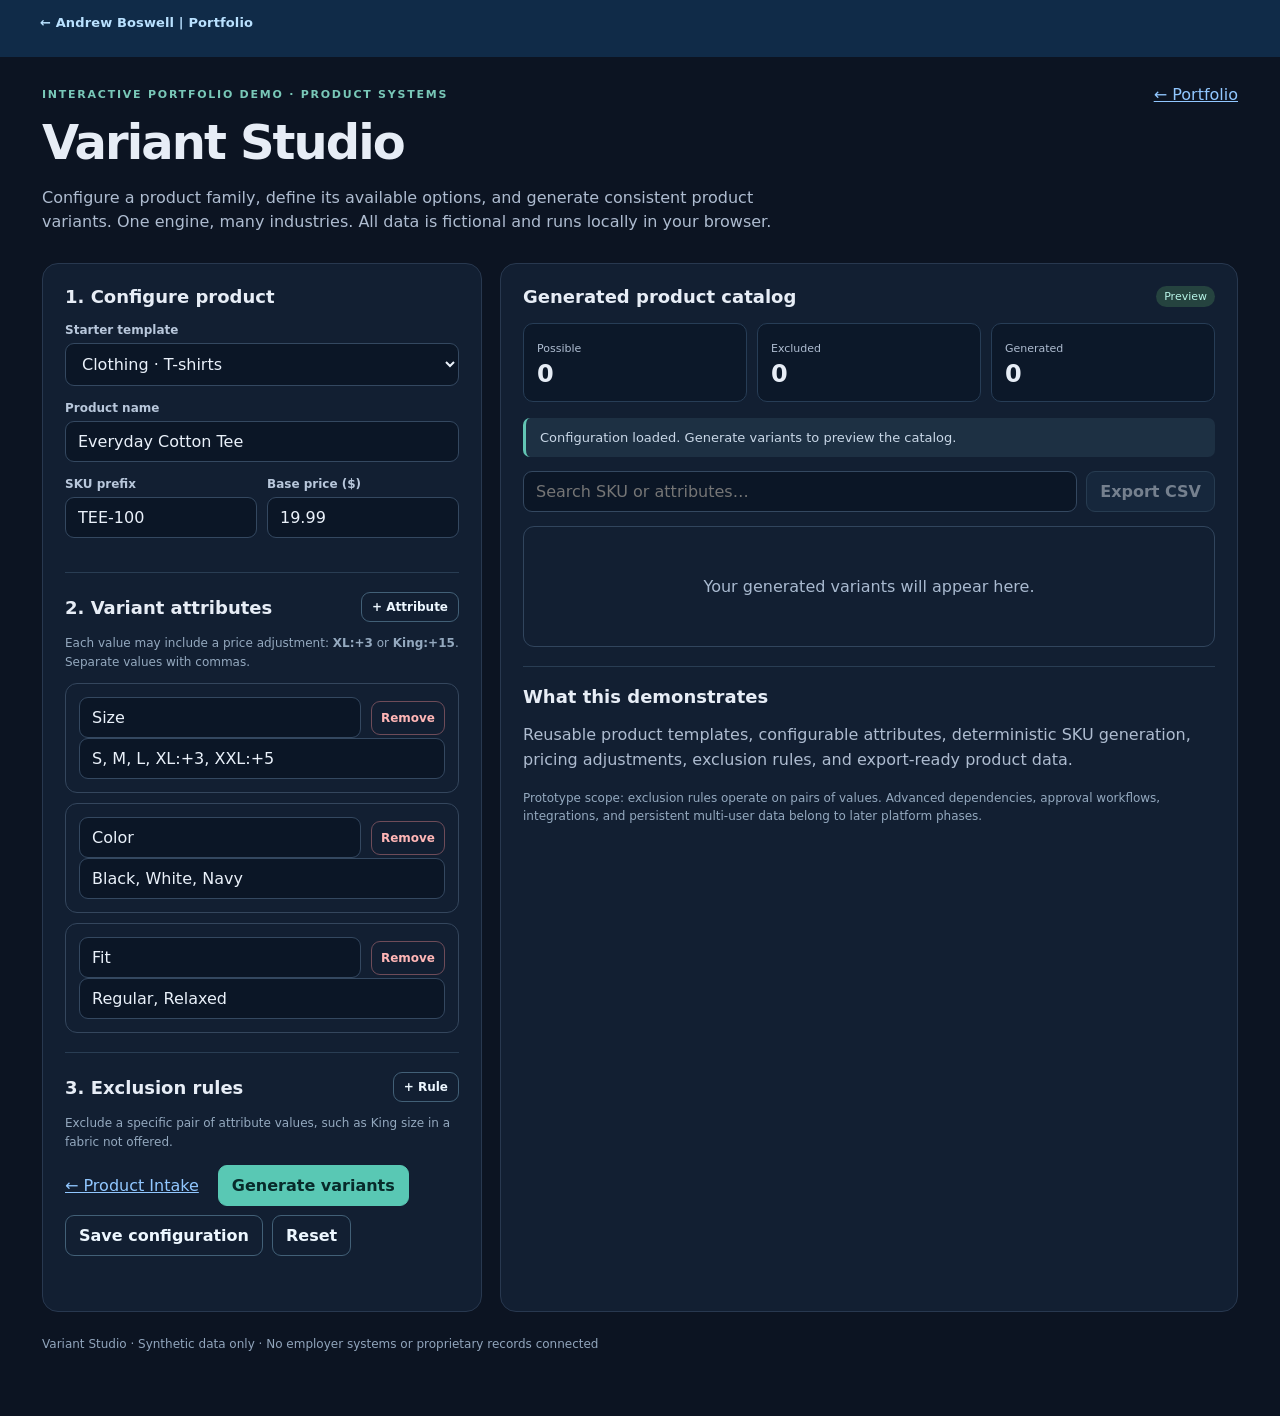
<file: product-suite-demo/variant-generator/index.html>
<!doctype html><html lang="en"><head><meta charset="utf-8"><meta name="viewport" content="width=device-width,initial-scale=1"><title>Variant Studio | Interactive Business Systems Demo</title><style>
:root{font-family:Inter,ui-sans-serif,system-ui,-apple-system,Segoe UI,sans-serif;color:#e7edf6;background:#0c1422}*{box-sizing:border-box}body{margin:0}button,input,select,textarea{font:inherit}button{cursor:pointer}a{color:#91c7ff}.shell{max-width:1240px;margin:auto;padding:28px 22px 65px}.top{display:flex;justify-content:space-between;gap:12px;align-items:center}.eyebrow{letter-spacing:.16em;text-transform:uppercase;font-size:11px;color:#79c8b8;font-weight:700}h1{font-size:clamp(30px,4vw,48px);letter-spacing:-.04em;margin:10px 0}h2{font-size:18px;margin:0 0 16px}p{color:#aebcd0;line-height:1.55}.intro{max-width:780px}.grid{display:grid;grid-template-columns:minmax(330px,440px) minmax(0,1fr);gap:18px;margin-top:28px}.panel{background:#121f32;border:1px solid #28384f;border-radius:16px;padding:22px;min-width:0}.field{margin-bottom:15px}.field label,.tiny{display:block;font-size:12px;font-weight:650;color:#b8c7db;margin-bottom:6px}input,select{width:100%;background:#0b1626;color:#eaf1fa;border:1px solid #344860;border-radius:9px;padding:10px 12px;outline-offset:2px}input:focus,select:focus{border-color:#64c6b5}button{border:1px solid #426077;border-radius:9px;background:#1b324a;color:#edf7ff;padding:10px 13px;font-weight:650}button:hover{filter:brightness(1.14)}button.primary{background:#59c8b4;color:#082b2b;border-color:#59c8b4}button.secondary{background:transparent}button.danger{color:#ffb6b6;border-color:#6e4c59;background:transparent}button:disabled{opacity:.45;cursor:not-allowed}.row{display:flex;gap:10px;align-items:center;flex-wrap:wrap}.between{justify-content:space-between}.attribute{border:1px solid #34465d;border-radius:12px;padding:13px;margin-bottom:10px}.attribute .row input{flex:1;min-width:120px}.attribute .row button{padding:9px}.hint{font-size:12px;color:#94a9bf}.stats{display:grid;grid-template-columns:repeat(3,1fr);gap:10px;margin:16px 0}.stat{background:#0c1829;padding:13px;border-radius:10px;border:1px solid #273d56}.stat strong{display:block;font-size:24px;margin-top:4px}.stat span{font-size:11px;color:#aebcd0}.toolbar{display:flex;gap:9px;flex-wrap:wrap;margin:14px 0}.tablewrap{overflow:auto;max-height:530px;border:1px solid #31455d;border-radius:11px}table{width:100%;border-collapse:collapse;font-size:13px}th,td{text-align:left;padding:11px 12px;border-bottom:1px solid #263a51;white-space:nowrap}th{position:sticky;top:0;background:#1b2d43;color:#b8cde1}td{color:#dce8f4}tr:hover td{background:#19283d}.pill{font-size:11px;background:#25433f;color:#b8f5e7;padding:4px 8px;border-radius:20px}.notice{background:#1d3043;border-left:3px solid #62c5b4;padding:12px 14px;color:#c9d7e7;font-size:13px;border-radius:7px}.foot{margin-top:25px;font-size:12px;color:#91a5bc}.rule{display:grid;grid-template-columns:1fr 1fr auto;gap:8px;margin-bottom:8px}.rule select{min-width:0}.hidden{display:none}.sectionline{border-top:1px solid #293d53;margin:19px 0}.smallbtn{padding:7px 10px;font-size:12px}.error{color:#ffb5b5;font-size:13px;min-height:19px}.previewempty{padding:50px 16px;text-align:center;color:#a9bad0}@media(max-width:900px){.grid{grid-template-columns:1fr}.stats{grid-template-columns:repeat(3,1fr)}}@media(max-width:500px){.shell{padding:20px 12px}.panel{padding:15px}.stats{gap:6px}.stat{padding:9px}.stat strong{font-size:19px}.rule{grid-template-columns:1fr 1fr}.rule button{grid-column:span 2}}
</style><style>.portfolio-return-link{display:inline-block;margin:0 0 12px;color:#b9e1ff!important;font:600 13px/1.5 system-ui,Arial,sans-serif;text-decoration:none;letter-spacing:.01em}.portfolio-return-link:hover,.portfolio-return-link:focus{text-decoration:underline}.portfolio-return-bar{background:#102b48;padding:12px max(20px,calc((100vw - 1200px)/2))}</style></head><body><div class="portfolio-return-bar"><a class="portfolio-return-link" href="https://andrewboswell.github.io/">← Andrew Boswell | Portfolio</a></div><main class="shell"><header class="top"><div class="eyebrow">Interactive portfolio demo · Product systems</div><a href="../">← Portfolio</a></header><h1>Variant Studio</h1><p class="intro">Configure a product family, define its available options, and generate consistent product variants. One engine, many industries. All data is fictional and runs locally in your browser.</p><div class="grid"><section class="panel"><h2>1. Configure product</h2><div id="intakeBanner" class="notice hidden" style="margin-bottom:16px"></div><div id="approvalWarning" class="notice hidden" style="margin-bottom:16px;background:#49341b;border-left-color:#e9a343;color:#ffe2ac" role="alert"></div><div id="approvalWarning" class="notice hidden" style="margin-bottom:16px;background:#49341b;border-left-color:#e9a64d;color:#ffe2ac" role="alert"></div><div class="field"><label for="template">Starter template</label><select id="template"><option value="apparel">Clothing · T-shirts</option><option value="linens">Bed linens · Sheet sets</option><option value="towels">Towels · Bath collection</option><option value="custom">Custom · Start from scratch</option></select></div><div class="field"><label for="name">Product name</label><input id="name" maxlength="80"></div><div class="row"><div class="field" style="flex:1;min-width:130px"><label for="prefix">SKU prefix</label><input id="prefix" maxlength="20" placeholder="TSH-100"></div><div class="field" style="flex:1;min-width:130px"><label for="base">Base price ($)</label><input id="base" type="number" min="0" step="0.01"></div></div><div class="sectionline"></div><div class="row between"><h2 style="margin:0">2. Variant attributes</h2><button class="smallbtn secondary" id="addAttr">+ Attribute</button></div><p class="hint">Each value may include a price adjustment: <strong>XL:+3</strong> or <strong>King:+15</strong>. Separate values with commas.</p><div id="attrs"></div><div class="sectionline"></div><div class="row between"><h2 style="margin:0">3. Exclusion rules</h2><button class="smallbtn secondary" id="addRule">+ Rule</button></div><p class="hint">Exclude a specific pair of attribute values, such as King size in a fabric not offered.</p><div id="rules"></div><div class="toolbar"><a href="../product-intake/index.html" style="align-self:center;margin-right:10px">← Product Intake</a><button class="primary" id="generate">Generate variants</button><button class="secondary" id="save">Save configuration</button><button class="secondary" id="reset">Reset</button></div><div id="message" class="error" role="status"></div></section><section class="panel"><div class="row between"><h2 style="margin:0">Generated product catalog</h2><span class="pill">Preview</span></div><div class="stats"><div class="stat"><span>Possible</span><strong id="possible">0</strong></div><div class="stat"><span>Excluded</span><strong id="excluded">0</strong></div><div class="stat"><span>Generated</span><strong id="generated">0</strong></div></div><div class="notice" id="notice">Choose a template or edit the configuration, then generate variants to preview the resulting SKUs.</div><div class="toolbar"><input id="filter" placeholder="Search SKU or attributes…" aria-label="Filter generated variants" style="flex:1;min-width:170px"><button id="csv" disabled>Export CSV</button></div><div class="tablewrap"><div id="empty" class="previewempty">Your generated variants will appear here.</div><table id="results" class="hidden"><thead id="thead"></thead><tbody id="tbody"></tbody></table></div><p class="hint" id="shown"></p><div class="sectionline"></div><h2>What this demonstrates</h2><p>Reusable product templates, configurable attributes, deterministic SKU generation, pricing adjustments, exclusion rules, and export-ready product data.</p><p class="hint">Prototype scope: exclusion rules operate on pairs of values. Advanced dependencies, approval workflows, integrations, and persistent multi-user data belong to later platform phases.</p></section></div><div class="foot">Variant Studio · Synthetic data only · No employer systems or proprietary records connected</div></main><script>
(()=>{'use strict';const $=id=>document.getElementById(id);let attrs=[],rules=[],records=[],approvalBlocked=false;const templates={apparel:{name:'Everyday Cotton Tee',prefix:'TEE-100',base:19.99,attrs:[{name:'Size',values:'S, M, L, XL:+3, XXL:+5'},{name:'Color',values:'Black, White, Navy'},{name:'Fit',values:'Regular, Relaxed'}],rules:[]},linens:{name:'Classic Sheet Set',prefix:'SHT-200',base:49,attrs:[{name:'Bed Size',values:'Twin, Full:+10, Queen:+20, King:+35'},{name:'Fabric',values:'Cotton, Linen:+25, Bamboo:+18'},{name:'Color',values:'White, Sand, Slate'}],rules:[{a:'Bed Size',av:'Twin',b:'Fabric',bv:'Linen'}]},towels:{name:'Everyday Bath Towel',prefix:'TWL-300',base:14,attrs:[{name:'Size',values:'Hand, Bath:+8, Bath Sheet:+16'},{name:'Material',values:'Cotton, Organic Cotton:+5'},{name:'Color',values:'White, Sage, Charcoal'}],rules:[]},custom:{name:'New Product',prefix:'PRD-100',base:10,attrs:[{name:'Size',values:'Small, Medium, Large'},{name:'Color',values:'Black, White'}],rules:[]}};function copy(o){return JSON.parse(JSON.stringify(o))}function parseValues(s){return s.split(',').map(x=>x.trim()).filter(Boolean).map(raw=>{const m=raw.match(/^(.*?)(?::\s*([+-]?\d+(?:\.\d+)?))?$/);return{value:m[1].trim(),delta:m[2]===undefined?0:Number(m[2])}})}function node(tag,props={},children=[]){const e=document.createElement(tag);for(const [k,v] of Object.entries(props)){if(k==='text')e.textContent=v;else if(k==='className')e.className=v;else e.setAttribute(k,v)}for(const c of children)e.append(c);return e}function renderAttrs(){const host=$('attrs');host.replaceChildren();attrs.forEach((a,i)=>{const box=node('div',{className:'attribute'}),r=node('div',{className:'row'}),n=node('input',{placeholder:'Attribute name','aria-label':'Attribute name'}),v=node('input',{placeholder:'Small, Medium, Large:+5','aria-label':'Comma-separated attribute values'}),del=node('button',{className:'danger smallbtn',text:'Remove'});n.value=a.name;v.value=a.values;n.addEventListener('input',()=>{attrs[i].name=n.value;renderRules()});v.addEventListener('input',()=>{attrs[i].values=v.value;renderRules()});del.onclick=()=>{attrs.splice(i,1);renderAttrs();renderRules()};r.append(n,del);box.append(r,v);host.append(box)})}function select(opts,val,change){const s=node('select');for(const o of opts){const op=node('option',{value:o,text:o||'Select…'});s.append(op)}s.value=opts.includes(val)?val:(opts[0]||'');s.onchange=()=>change(s.value);return s}function renderRules(){const host=$('rules');host.replaceChildren();rules.forEach((r,i)=>{const names=attrs.map(x=>x.name.trim()).filter(Boolean);const wrap=node('div',{className:'rule'});function valueOptions(key){return parseValues(attrs.find(a=>a.name===r[key])?.values||'').map(x=>x.value)}const a=select(names,r.a,v=>{r.a=v;r.av='';renderRules()}),av=select(valueOptions('a'),r.av,v=>{r.av=v}),b=select(names,r.b,v=>{r.b=v;r.bv='';renderRules()}),bv=select(valueOptions('b'),r.b,v=>{r.bv=v}),del=node('button',{className:'danger smallbtn',text:'Remove rule'});del.onclick=()=>{rules.splice(i,1);renderRules()};wrap.append(a,av,b,bv,del);host.append(wrap)})}function loadTemplate(key){const t=copy(templates[key]);$('name').value=t.name;$('prefix').value=t.prefix;$('base').value=t.base;attrs=t.attrs;rules=t.rules;records=[];renderAttrs();renderRules();renderTable();$('message').textContent='';$('notice').textContent='Configuration loaded. Generate variants to preview the catalog.'}function slug(s){return s.normalize('NFKD').replace(/[\u0300-\u036f]/g,'').toUpperCase().replace(/[^A-Z0-9]+/g,'-').replace(/^-|-$/g,'')||'NA'}function config(){return{name:$('name').value.trim(),prefix:$('prefix').value.trim(),base:Number($('base').value),attrs:copy(attrs),rules:copy(rules)}}function generate(){if(approvalBlocked){$('message').textContent='Approval required. Return to Product Intake and approve the product in Self-review before generating variants.';return}const c=config();$('message').textContent='';if(!c.name||!c.prefix||!Number.isFinite(c.base)||c.base<0){$('message').textContent='Enter a product name, SKU prefix, and valid base price.';return}if(!c.attrs.length||c.attrs.some(a=>!a.name.trim()||!a.values.trim())){$('message').textContent='Every attribute needs a name and at least one value.';return}const names=c.attrs.map(a=>a.name.trim());if(new Set(names.map(n=>n.toLowerCase())).size!==names.length){$('message').textContent='Attribute names must be unique.';return}const parsed=c.attrs.map(a=>parseValues(a.values));if(parsed.some(a=>!a.length||a.some(v=>!v.value||!Number.isFinite(v.delta))||new Set(a.map(v=>v.value.toLowerCase())).size!==a.length)){$('message').textContent='Check attribute values for duplicates or invalid pricing.';return}const possible=parsed.reduce((p,v)=>p*v.length,1);if(possible>10000){$('message').textContent='This demo limits generation to 10,000 combinations. Reduce the number of values.';return}const prefix=slug(c.prefix);const seen=new Set;let excluded=0;records=[];function walk(i,chosen){if(i===parsed.length){const item=Object.fromEntries(chosen.map((v,j)=>[names[j],v.value]));const skip=c.rules.some(r=>r.a!==r.b&&item[r.a]===r.av&&item[r.b]===r.bv);if(skip){excluded++;return}const sku=prefix+'-'+chosen.map(v=>slug(v.value)).join('-');if(seen.has(sku)){throw Error('Two combinations generate the same SKU. Change ambiguous attribute values.')}seen.add(sku);records.push({sku,name:c.name,attrs:item,price:Math.max(0,Math.round((c.base+chosen.reduce((p,v)=>p+v.delta,0))*100)/100)});return}for(const v of parsed[i])walk(i+1,[...chosen,v])}try{walk(0,[])}catch(e){$('message').textContent=e.message;records=[];return}window._lastAttrNames=names;$('possible').textContent=possible.toLocaleString();$('excluded').textContent=excluded.toLocaleString();$('generated').textContent=records.length.toLocaleString();$('notice').textContent=`Generated ${records.length.toLocaleString()} variants from ${possible.toLocaleString()} combinations. ${excluded} excluded by your rules.`;renderTable()}function renderTable(){const q=$('filter').value.trim().toLowerCase(),names=window._lastAttrNames||attrs.map(a=>a.name);$('thead').replaceChildren();$('tbody').replaceChildren();$('results').classList.toggle('hidden',!records.length);$('empty').classList.toggle('hidden',!!records.length);$('csv').disabled=!records.length;if(!records.length){$('possible').textContent='0';$('excluded').textContent='0';$('generated').textContent='0';$('shown').textContent='';return}const head=node('tr');for(const x of ['SKU','Product',...names,'Price'])head.append(node('th',{text:x}));$('thead').append(head);const matches=records.filter(r=>[r.sku,r.name,...Object.values(r.attrs)].some(v=>String(v).toLowerCase().includes(q)));for(const r of matches.slice(0,250)){const tr=node('tr');for(const x of [r.sku,r.name,...names.map(n=>r.attrs[n]||''),'$'+r.price.toFixed(2)])tr.append(node('td',{text:x}));$('tbody').append(tr)}$('shown').textContent=`Showing ${Math.min(250,matches.length)} of ${matches.length.toLocaleString()} matching variants${matches.length>250?' (display limited to 250; CSV exports all generated records)':''}.`}function csv(){const names=window._lastAttrNames||attrs.map(a=>a.name);const rows=[['SKU','Product',...names,'Price'],...records.map(r=>[r.sku,r.name,...names.map(n=>r.attrs[n]||''),r.price.toFixed(2)])];const content=rows.map(r=>r.map(x=>'"'+String(x).replace(/"/g,'""')+'"').join(',')).join('\r\n');const blob=new Blob(['\ufeff'+content],{type:'text/csv;charset=utf-8'}),url=URL.createObjectURL(blob),a=node('a',{href:url,download:'variant-studio-export.csv'});document.body.append(a);a.click();a.remove();setTimeout(()=>URL.revokeObjectURL(url),1000)}$('template').onchange=e=>loadTemplate(e.target.value);$('addAttr').onclick=()=>{attrs.push({name:'',values:''});renderAttrs();renderRules()};$('addRule').onclick=()=>{if(attrs.length<2){$('message').textContent='Add at least two attributes before defining an exclusion.';return}const names=attrs.map(a=>a.name);rules.push({a:names[0],av:parseValues(attrs[0].values)[0]?.value||'',b:names[1],bv:parseValues(attrs[1].values)[0]?.value||''});renderRules()};$('generate').onclick=generate;$('filter').oninput=renderTable;$('csv').onclick=csv;$('reset').onclick=()=>loadTemplate($('template').value);$('save').onclick=()=>{try{localStorage.setItem('variant-studio-config',JSON.stringify(config()));$('message').style.color='#8de0cb';$('message').textContent='Configuration saved in this browser.'}catch(e){$('message').textContent='Browser storage unavailable; export your generated CSV instead.'}};loadTemplate('apparel');let incoming=null;function approvalValid(){if(!incoming)return true;let approved=false;try{const items=JSON.parse(localStorage.getItem('portfolio-intake-v1')||'[]');approved=items.some(r=>r.sku===incoming.sku&&r.status==='Reviewed')}catch(e){}$('generate').disabled=!approved;$('approvalWarning').classList.toggle('hidden',approved);$('approvalWarning').textContent=approved?'':'⚠ This product has not been reviewed and approved in Product Intake. Return to Self-review and select Mark reviewed / approved before generating variants.';return approved}try{const raw=new URLSearchParams(location.search).get('product');if(raw)incoming=JSON.parse(raw)}catch(e){}if(incoming&&typeof incoming.sku==='string'&&typeof incoming.name==='string'){approvalValid();let approved=false;try{const items=JSON.parse(localStorage.getItem('portfolio-intake-v1')||'[]');approved=Array.isArray(items)&&items.some(r=>r.sku===incoming.sku&&r.status==='Approved')}catch(e){}approvalBlocked=!approved;if(approvalBlocked){$('approvalWarning').classList.remove('hidden');$('approvalWarning').textContent='⚠ Approval required: '+incoming.sku+' has not been approved in Product Intake. Return to its Self-review screen and select Approve product before generating variants.';$('generate').disabled=true;$('csv').disabled=true}const validFamilies=['Clothing','Bed Linens','Towels','Other'];const family=validFamilies.includes(incoming.family)?incoming.family:'Other';$('template').value=({Clothing:'apparel','Bed Linens':'linens',Towels:'towels',Other:'custom'})[family];loadTemplate($('template').value);$('name').value=incoming.name.slice(0,80);$('prefix').value=incoming.sku.slice(0,20);const source=incoming.attrs&&typeof incoming.attrs==='object'?incoming.attrs:{};const pick=(...keys)=>{for(const k of keys){const value=source[k];if(typeof value==='string'&&value.trim())return value.trim()}return ''};const dimensions=family==='Bed Linens'?[['Bed Size',pick('Available sizes','Bed Size')],['Fabric',pick('Material','Fabric')],['Color',pick('Available colors','Color')]]:family==='Clothing'?[['Size',pick('Available sizes','Size')],['Color',pick('Available colors','Color')],['Fit',pick('Fit')]]:family==='Towels'?[['Size',pick('Dimensions','Available sizes','Size')],['Material',pick('Material')],['Color',pick('Available colors','Color')]]:[['Size',pick('Available sizes','Size')],['Color',pick('Available colors','Color')]];attrs=dimensions.filter(x=>x[1]).map(([name,values])=>({name,values}));if(!attrs.length)attrs=[{name:'Size',values:'Small, Medium, Large'},{name:'Color',values:'Black, White'}];rules=[];renderAttrs();renderRules();$('intakeBanner').classList.remove('hidden');$('intakeBanner').textContent='Imported '+incoming.sku+' from Product Intake. '+(approved?'Approved ✓. Adjust options and generate when ready.':'Approval pending. Variant generation is locked.');$('notice').textContent='Product loaded from Intake. Configure options, then generate when ready.'}else{try{const saved=localStorage.getItem('variant-studio-config');if(saved){const c=JSON.parse(saved);if(c&&Array.isArray(c.attrs)&&Array.isArray(c.rules)){$('template').value='custom';$('name').value=c.name||'';$('prefix').value=c.prefix||'';$('base').value=c.base;attrs=c.attrs;rules=c.rules;renderAttrs();renderRules();$('notice').textContent='Saved browser configuration restored. Select Generate variants to preview.'}}}catch(e){}} })();
</script></body></html>
</file>
<file: assets/styles.css>
@import url('https://fonts.googleapis.com/css2?family=DM+Sans:wght@400;500;600;700&family=Manrope:wght@400;500;600;700;800&display=swap');
:root{--navy:#102b48;--navy2:#173958;--ink:#182a3b;--muted:#637385;--blue:#2770a4;--pale:#eef5f9;--line:#dce5ed;--bg:#fff;--max:1160px}*{box-sizing:border-box}html{scroll-behavior:smooth;scroll-padding-top:86px}body{margin:0;color:var(--ink);font:16px/1.7 'DM Sans',Arial,sans-serif;background:var(--bg)}a{color:inherit;text-decoration:none}button{font:inherit}.shell{width:min(calc(100% - 64px),var(--max));margin:auto}.skip{position:absolute;top:-100px;left:10px;background:white;padding:10px;z-index:20}.skip:focus{top:10px}.site-header{position:sticky;top:0;z-index:10;background:#fffdfdf5;border-bottom:1px solid var(--line);backdrop-filter:blur(16px)}.header-inner{min-height:83px;display:flex;align-items:center;justify-content:space-between;gap:30px}.wordmark{display:flex;align-items:center;gap:13px;font:800 14px/1.15 Manrope,sans-serif;letter-spacing:.11em}.wordmark small{display:block;font:600 9px/1.4 Manrope,sans-serif;letter-spacing:.11em;color:#6e7e8e;margin-top:5px}.mark{display:grid;place-items:center;background:var(--navy);color:#fff;width:42px;height:42px;letter-spacing:-.06em;font-size:15px;border-radius:5px}nav{display:flex;align-items:center;gap:29px}nav a{font-size:13px;font-weight:700;color:#445567}nav a:hover,.text-link:hover{color:var(--blue)}nav .nav-contact{color:var(--blue);border:1px solid #bed5e4;padding:9px 15px;border-radius:5px}.menu-toggle{display:none}.hero{background:linear-gradient(120deg,#f5f9fc 0%,#fff 62%);padding:112px 0 105px}.hero-grid{display:grid;grid-template-columns:minmax(0,1.3fr) minmax(310px,.75fr);align-items:center;gap:78px}.eyebrow,.kicker,.card-label,.project-index,.project-tag{font:800 11px/1.5 Manrope,sans-serif;letter-spacing:.15em}.eyebrow{color:var(--blue);display:flex;align-items:center;gap:9px}.status-dot{height:8px;width:8px;border-radius:50%;background:#3b9d9a}h1,h2,h3,p{margin-top:0}h1,h2,h3{font-family:Manrope,Arial,sans-serif}h1{font-size:clamp(39px,4.15vw,64px);letter-spacing:-.06em;line-height:1.13;margin:24px 0 25px;font-weight:800}h1 em{font-style:normal;color:var(--blue)}.hero-copy{font-size:18px;line-height:1.85;max-width:580px;color:#526578}.hero-actions{display:flex;gap:12px;flex-wrap:wrap;margin:34px 0 46px}.button{display:inline-flex;justify-content:center;align-items:center;gap:26px;padding:13px 21px;border-radius:5px;font-size:13px;font-weight:700;transition:transform .2s,background .2s}.button:hover{transform:translateY(-2px)}.primary{background:var(--navy);color:#fff}.primary:hover{background:#244b70}.secondary{border:1px solid #b8ccda;background:#fff;color:var(--navy)}.hero-foot{display:flex;align-items:center;gap:13px;color:#738296;font-size:12px}.divider{height:4px;width:4px;background:#9babb9;border-radius:50%}.hero-card{background:var(--navy);color:#fff;padding:36px 37px 0;border-radius:8px;box-shadow:0 22px 50px #102b4826;position:relative;overflow:hidden}.hero-card:before{content:'';position:absolute;width:230px;height:230px;border:1px solid #ffffff15;border-radius:50%;right:-120px;top:-110px}.card-label{color:#a8c5db;margin-bottom:29px}.metric strong{font:800 32px/1.2 Manrope,sans-serif;letter-spacing:-.055em}.metric strong span{color:#71b6db}.metric p{color:#c5d6e3;font-size:13px;line-height:1.75;margin:8px 0 0}.rule{height:1px;background:#ffffff25;margin:24px 0}.card-bottom{background:#1e4565;margin:28px -37px 0;padding:17px 37px;display:flex;justify-content:space-between;color:#c8deed;font-size:11px;font-weight:700}.section{padding:105px 0}.kicker{color:var(--blue);display:block;margin-bottom:19px}h2{font-size:clamp(32px,3.5vw,47px);letter-spacing:-.055em;line-height:1.23;margin-bottom:20px}h2 span{color:#6f879b}.section-heading{max-width:720px;margin-bottom:45px}.section-heading p,.expertise-grid>div>p,.about-grid p{font-size:16px;color:#5c7081;line-height:1.9}.approach{background:#fff}.steps{display:grid;grid-template-columns:repeat(4,1fr);gap:16px}.steps>div{padding:27px 22px;border:1px solid var(--line);border-radius:6px;background:#fff}.steps span{font:800 11px Manrope;color:#4c94bc}.steps strong{display:block;font:800 18px Manrope;margin:19px 0 7px}.steps p{font-size:13px;color:var(--muted);margin:0}.work{background:#f3f7fa}.compact{margin-bottom:35px}.projects{display:grid;grid-template-columns:repeat(2,minmax(0,1fr));gap:20px}.project{background:#fff;padding:32px;border:1px solid #e0e9f0;border-radius:7px;display:flex;flex-direction:column}.project.featured{grid-column:1/-1;padding:36px}.project-top{display:flex;justify-content:space-between;align-items:center;gap:10px;margin-bottom:24px}.project-index{color:#7492a6}.project-tag{color:#3b789c;background:#eaf3f8;padding:6px 9px;border-radius:3px;font-size:9px}.project h3{font-size:24px;line-height:1.35;letter-spacing:-.04em;margin:0 0 8px}.project-lede{font-weight:700;color:var(--blue);font-size:12px;margin-bottom:16px}.project p:not(.project-lede){color:#637486;font-size:14px;line-height:1.85}.project-body{display:grid;grid-template-columns:1.4fr .75fr;gap:55px}.tags{display:flex;flex-wrap:wrap;gap:7px;margin-top:auto;padding-top:20px}.tags span{font-size:11px;font-weight:700;color:#5b7489;background:#f0f5f8;padding:6px 10px;border-radius:3px}.outcome{background:var(--navy);color:white;padding:25px;border-radius:5px;align-self:stretch}.outcome small{font:800 10px Manrope;letter-spacing:.1em;color:#aac8d9}.outcome strong{display:block;font:800 30px Manrope;letter-spacing:-.06em;margin:16px 0}.outcome strong span{font-size:17px;color:#8eb8d2}.outcome p{color:#d3e1eb!important}.outcome .fineprint{font-size:10px;font-weight:400;line-height:1.6;letter-spacing:0}.project-result{border-top:1px solid var(--line);padding-top:18px;margin-top:23px;font:800 10px Manrope;letter-spacing:.08em;color:#7a8e9e}.project-result strong{display:block;margin-top:6px;color:var(--navy);font:700 12px/1.6 'DM Sans';letter-spacing:0}.expertise-grid{display:grid;grid-template-columns:1fr 1fr;gap:100px}.skill-groups>div{padding:19px 0;border-bottom:1px solid var(--line)}.skill-groups>div:first-child{padding-top:0}.skill-groups h3{font-size:16px;margin:0 0 7px}.skill-groups p{font-size:14px;color:#647587;margin:0}.about{background:#f4f8fb}.about-grid{display:grid;grid-template-columns:1fr 1fr;gap:80px}.about-note{border-left:3px solid #438db6;padding:14px 19px;background:#e6f0f6;font-size:13px;color:#31536d;font-weight:700;margin-top:25px}.contact{background:var(--navy);color:white;padding:75px 0}.contact-inner{display:flex;justify-content:space-between;gap:45px;align-items:center}.contact h2{font-size:clamp(32px,3.4vw,47px)}.contact p{color:#c1d3df;max-width:590px}.kicker.light{color:#96c7e4}.contact-actions{display:flex;flex-direction:column;align-items:flex-start;gap:16px;min-width:240px}.white{background:#fff;color:var(--navy)}.text-link{font-size:12px;color:#d4e5f0;font-weight:700}footer{padding:25px 0;color:#718194;font-size:12px}.footer-inner{display:flex;justify-content:space-between;gap:20px}footer a{color:var(--blue);font-weight:700}a:focus-visible,button:focus-visible{outline:3px solid #4da8df;outline-offset:4px}@media(max-width:920px){.hero-grid{gap:30px}.hero{padding:75px 0}.hero-card{padding:26px 25px 0}.card-bottom{margin:26px -25px 0;padding:17px 25px}.metric strong{font-size:26px}.expertise-grid,.about-grid{gap:40px}nav{gap:16px}}@media(max-width:720px){.shell{width:min(calc(100% - 36px),var(--max))}.header-inner{min-height:70px}.menu-toggle{display:block;background:none;border:1px solid var(--line);border-radius:5px;padding:6px 10px;color:var(--navy);font-weight:700;font-size:13px}nav{display:none;position:absolute;left:0;right:0;top:70px;padding:15px 18px 22px;background:#fff;box-shadow:0 16px 20px #102b4814;flex-direction:column;align-items:stretch;gap:0}nav.open{display:flex}nav a{padding:10px}.hero{padding:65px 0}.hero-grid,.project-body,.expertise-grid,.about-grid{grid-template-columns:1fr}.hero-grid{gap:40px}.hero-copy{font-size:16px}.hero-foot{flex-wrap:wrap}.section{padding:68px 0}.steps,.projects{grid-template-columns:1fr 1fr}.steps{gap:10px}.steps>div{padding:19px}.project.featured{grid-column:1/-1}.project-body{gap:20px}.contact-inner{display:block}.contact-actions{margin-top:26px}.footer-inner{flex-wrap:wrap}}@media(max-width:530px){.wordmark{font-size:11px}.wordmark small{font-size:8px}.mark{width:36px;height:36px}.steps,.projects{grid-template-columns:1fr}.project{padding:24px}.project.featured{padding:24px}.project-top{align-items:flex-start}.project-tag{font-size:8px}.hero-actions{flex-direction:column;align-items:stretch}.hero-foot{font-size:11px}.footer-inner{display:grid;gap:8px}}@media(prefers-reduced-motion:reduce){html{scroll-behavior:auto}*{transition:none!important}}
</file>
